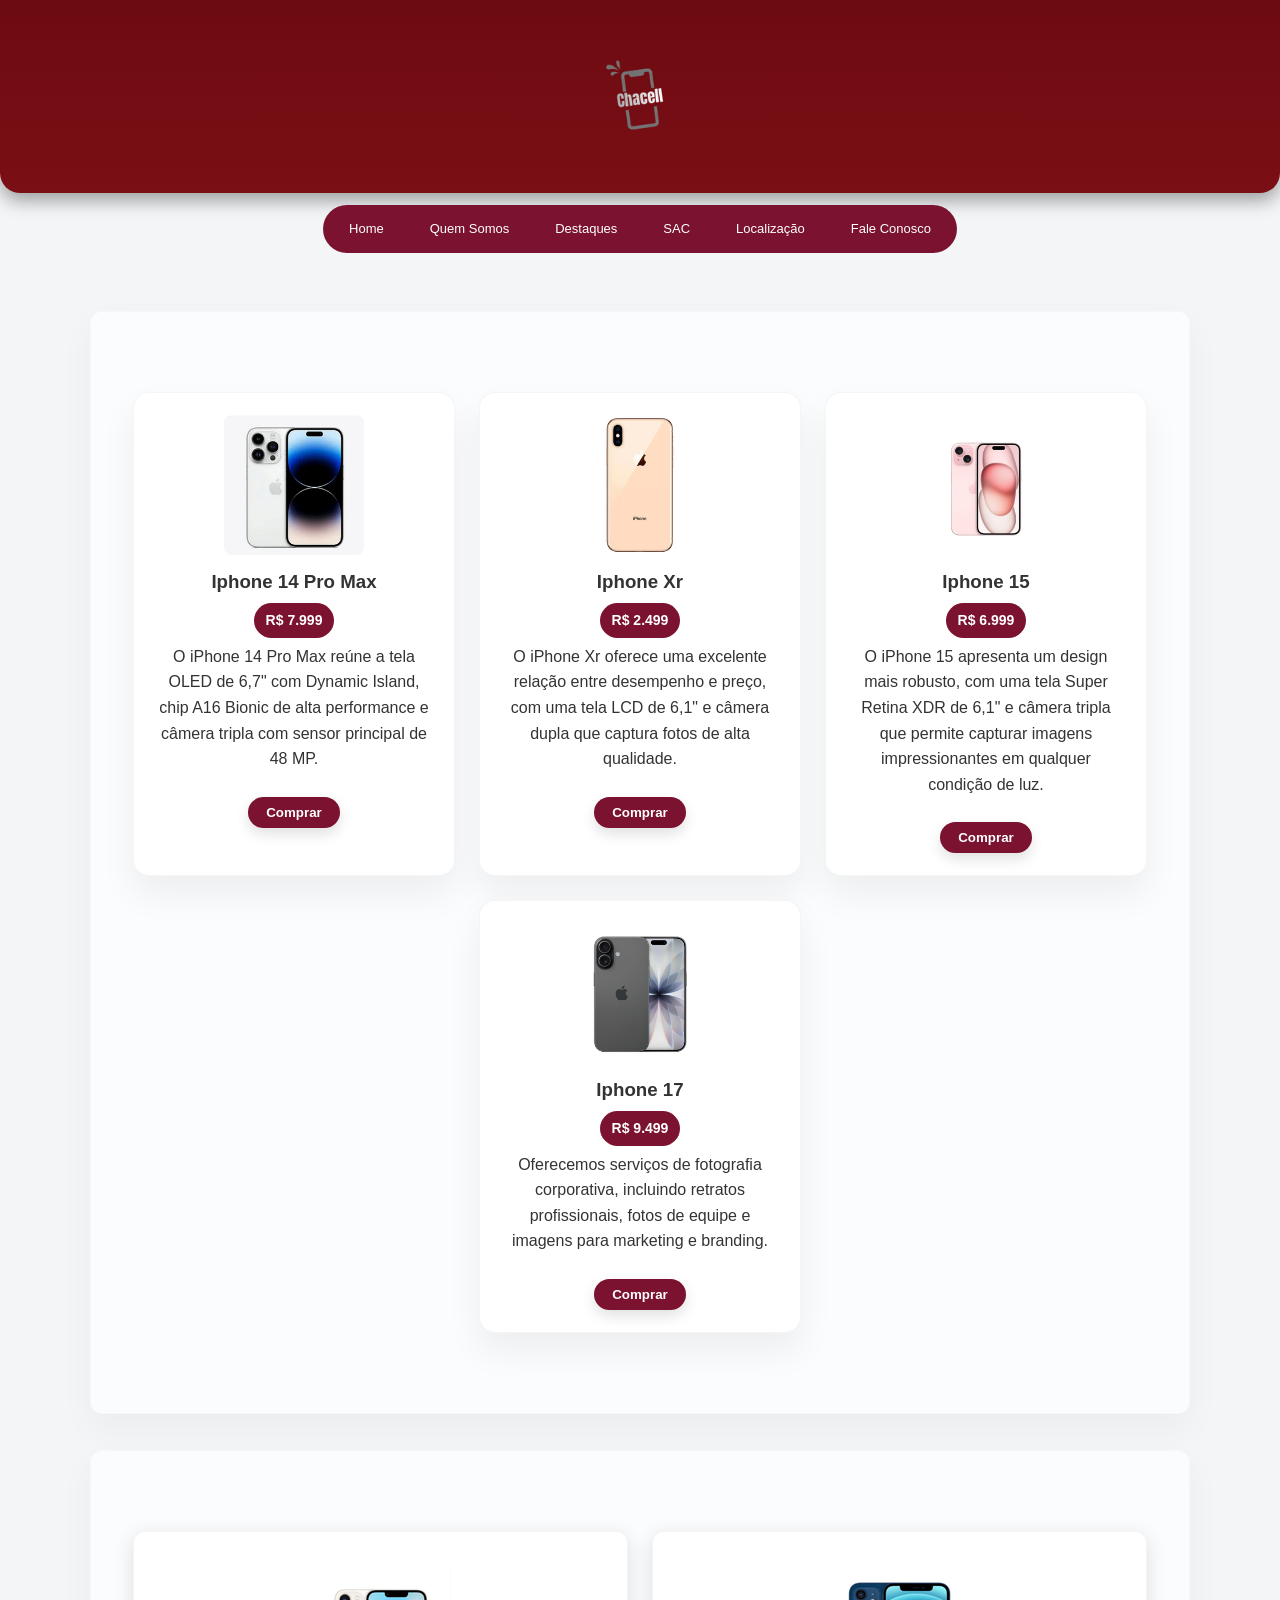
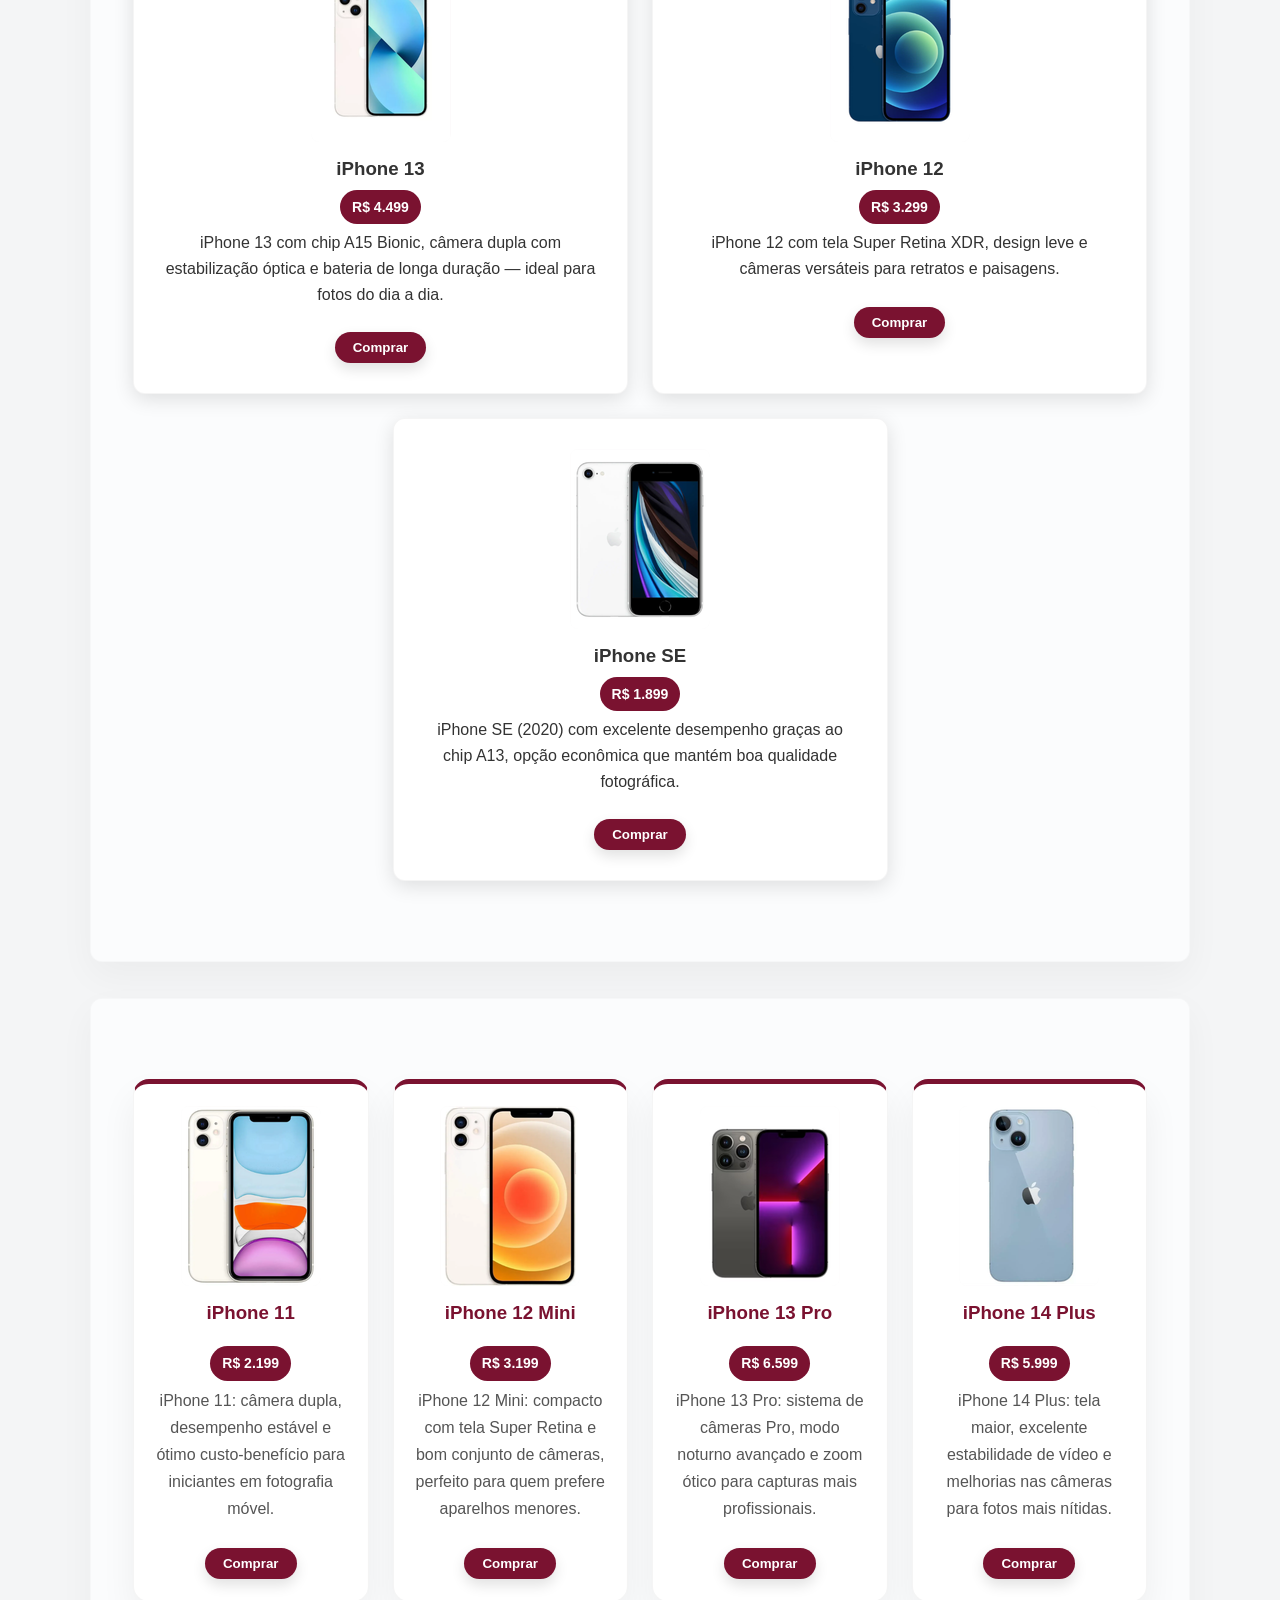
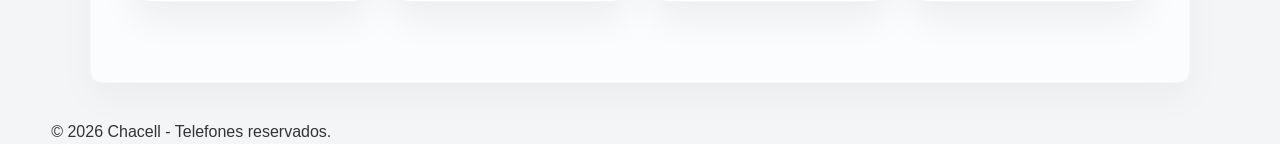
<file: index.html>
<!DOCTYPE html>
<html lang="pt-BR">
<head>
    <meta charset="UTF-8">
    <meta name="viewport" content="width=device-width, initial-scale=1.0">
    <title>E-comerce de Telefones</title>
    <link rel="stylesheet" href="css/style.css">
</head>
<body>
    <header id="home">
        <div class="container">
            <a href="index.html"></a>
            <img src="img/logo.png">
        </div>
    </header>
    <nav>
    <div class="container">
        <ul>
            <li><a href="index.html">Home</a></li>
            <li><a href="quem-somos.html">Quem Somos</a></li>
            <li><a href="destaques.html">Destaques</a></li>
            <li><a href="sac.html">SAC</a></li>
            <li><a href="localizacao.html">Localização</a></li>
            <li><a href="fale-conosco.html">Fale Conosco</a></li>
        </ul>
    </div>
</nav>
    <section class="container" id="portfolio">
    <div class="colunas3">
            <article class="card-texto">
                <img src="img/img-1.png">
                <h3>Iphone 14 Pro Max</h3>
                <div class="price">R$ 7.999</div>
                <p>O iPhone 14 Pro Max reúne a tela OLED de 6,7" com Dynamic Island, chip A16 Bionic de alta performance e câmera tripla com sensor principal de 48 MP.</p>
            <div class="btn">
                <button class="buy-btn" data-name="Iphone 14 Pro Max">Comprar</button>
            </div>
            </article>
            <article class="card-texto">
                <img src="img/img-2.png">
                <h3>Iphone Xr</h3>
                <div class="price">R$ 2.499</div>
                <p>O iPhone Xr oferece uma excelente relação entre desempenho e preço, com uma tela LCD de 6,1" e câmera dupla que captura fotos de alta qualidade.</p>
            <div class="btn">
                <button class="buy-btn" data-name="Iphone Xr">Comprar</button>
            </div>

            </article>
            <article class="card-texto">
                <img src="img/img-3.png">
                <h3>Iphone 15</h3>
                <div class="price">R$ 6.999</div>
                <p>O iPhone 15 apresenta um design mais robusto, com uma tela Super Retina XDR de 6,1" e câmera tripla que permite capturar imagens impressionantes em qualquer condição de luz.</p>
                <div class="btn">
                    <button class="buy-btn" data-name="Iphone 15">Comprar</button>
                </div>
            </article>
            <article class="card-texto">
                <img src="img/img-4.png">
                <h3>Iphone 17</h3>
                <div class="price">R$ 9.499</div>
                <p>Oferecemos serviços de fotografia corporativa, incluindo retratos profissionais, fotos de equipe e imagens para marketing e branding.</p>
                <div class="btn">
                    <button class="buy-btn" data-name="Iphone 17">Comprar</button>
                </div>
        </div>
    </section>
   <section class="container" id="sobre">
    <div class="colunas2">

        <article class="card-texto informacoes">
            <img src="img/img-5.png" alt="iPhone 13">
                <h3>iPhone 13</h3>
                <div class="price">R$ 4.499</div>
                <p>iPhone 13 com chip A15 Bionic, câmera dupla com estabilização óptica e bateria de longa duração — ideal para fotos do dia a dia.</p>
                <div class="btn">
                    <button class="buy-btn" data-name="iPhone 13">Comprar</button>
                </div>
        </article>

        <aside class="card-texto informacoes">
            <img src="img/img-6.png" alt="iPhone 12">
                <h3>iPhone 12</h3>
                <div class="price">R$ 3.299</div>
                <p>iPhone 12 com tela Super Retina XDR, design leve e câmeras versáteis para retratos e paisagens.</p>
                <div class="btn">
                    <button class="buy-btn" data-name="iPhone 12">Comprar</button>
                </div>
        </aside>

        <aside class="card-texto informacoes">
            <img src="img/img-7.png" alt="iPhone SE">
                <h3>iPhone SE</h3>
                <div class="price">R$ 1.899</div>
                <p>iPhone SE (2020) com excelente desempenho graças ao chip A13, opção econômica que mantém boa qualidade fotográfica.</p>
                <div class="btn">
                    <button class="buy-btn" data-name="iPhone SE">Comprar</button>
                </div>
        </aside>

    </div>
</section>
<!-- TERCEIRA SEÇÃO (4 COLUNAS) -->

<section class="container">

    <div class="colunas4">

        <article class="card-texto">
           <img src="img/img-8.png" alt="iPhone 11">
            <h3>iPhone 11</h3>
            <div class="price">R$ 2.199</div>
            <p>iPhone 11: câmera dupla, desempenho estável e ótimo custo-benefício para iniciantes em fotografia móvel.</p>
                <div class="btn">
                    <button class="buy-btn" data-name="iPhone 11">Comprar</button>
                </div>
        </article>

        <article class="card-texto">
           <img src="img/img-9.png" alt="iPhone 12 Mini">
            <h3>iPhone 12 Mini</h3>
            <div class="price">R$ 3.199</div>
            <p>iPhone 12 Mini: compacto com tela Super Retina e bom conjunto de câmeras, perfeito para quem prefere aparelhos menores.</p>
                <div class="btn">
                    <button class="buy-btn" data-name="iPhone 12 Mini">Comprar</button>
                </div>
        </article>

        <article class="card-texto">
            <img src="img/img-10.png" alt="iPhone 13 Pro">
                <h3>iPhone 13 Pro</h3>
                <div class="price">R$ 6.599</div>
                <p>iPhone 13 Pro: sistema de câmeras Pro, modo noturno avançado e zoom ótico para capturas mais profissionais.</p>
                <div class="btn">
                    <button class="buy-btn" data-name="iPhone 13 Pro">Comprar</button>
                </div>
        </article>

        <article class="card-texto">
            <img src="img/img-11.png" alt="iPhone 14 Plus">
                <h3>iPhone 14 Plus</h3>
                <div class="price">R$ 5.999</div>
                <p>iPhone 14 Plus: tela maior, excelente estabilidade de vídeo e melhorias nas câmeras para fotos mais nítidas.</p>
                <div class="btn">
                    <button class="buy-btn" data-name="iPhone 14 Plus">Comprar</button>
                </div>
        </article>

    </div>

</section>
    <footer id="contato">

    <div class="container footer-grid">
        
    <div class="footer-bottom">
        <p>
            © 2026 Chacell - Telefones reservados.
        </p>
    </div>

</footer>
    <script src="js/script.js"></script>
</body>
</html>
</file>
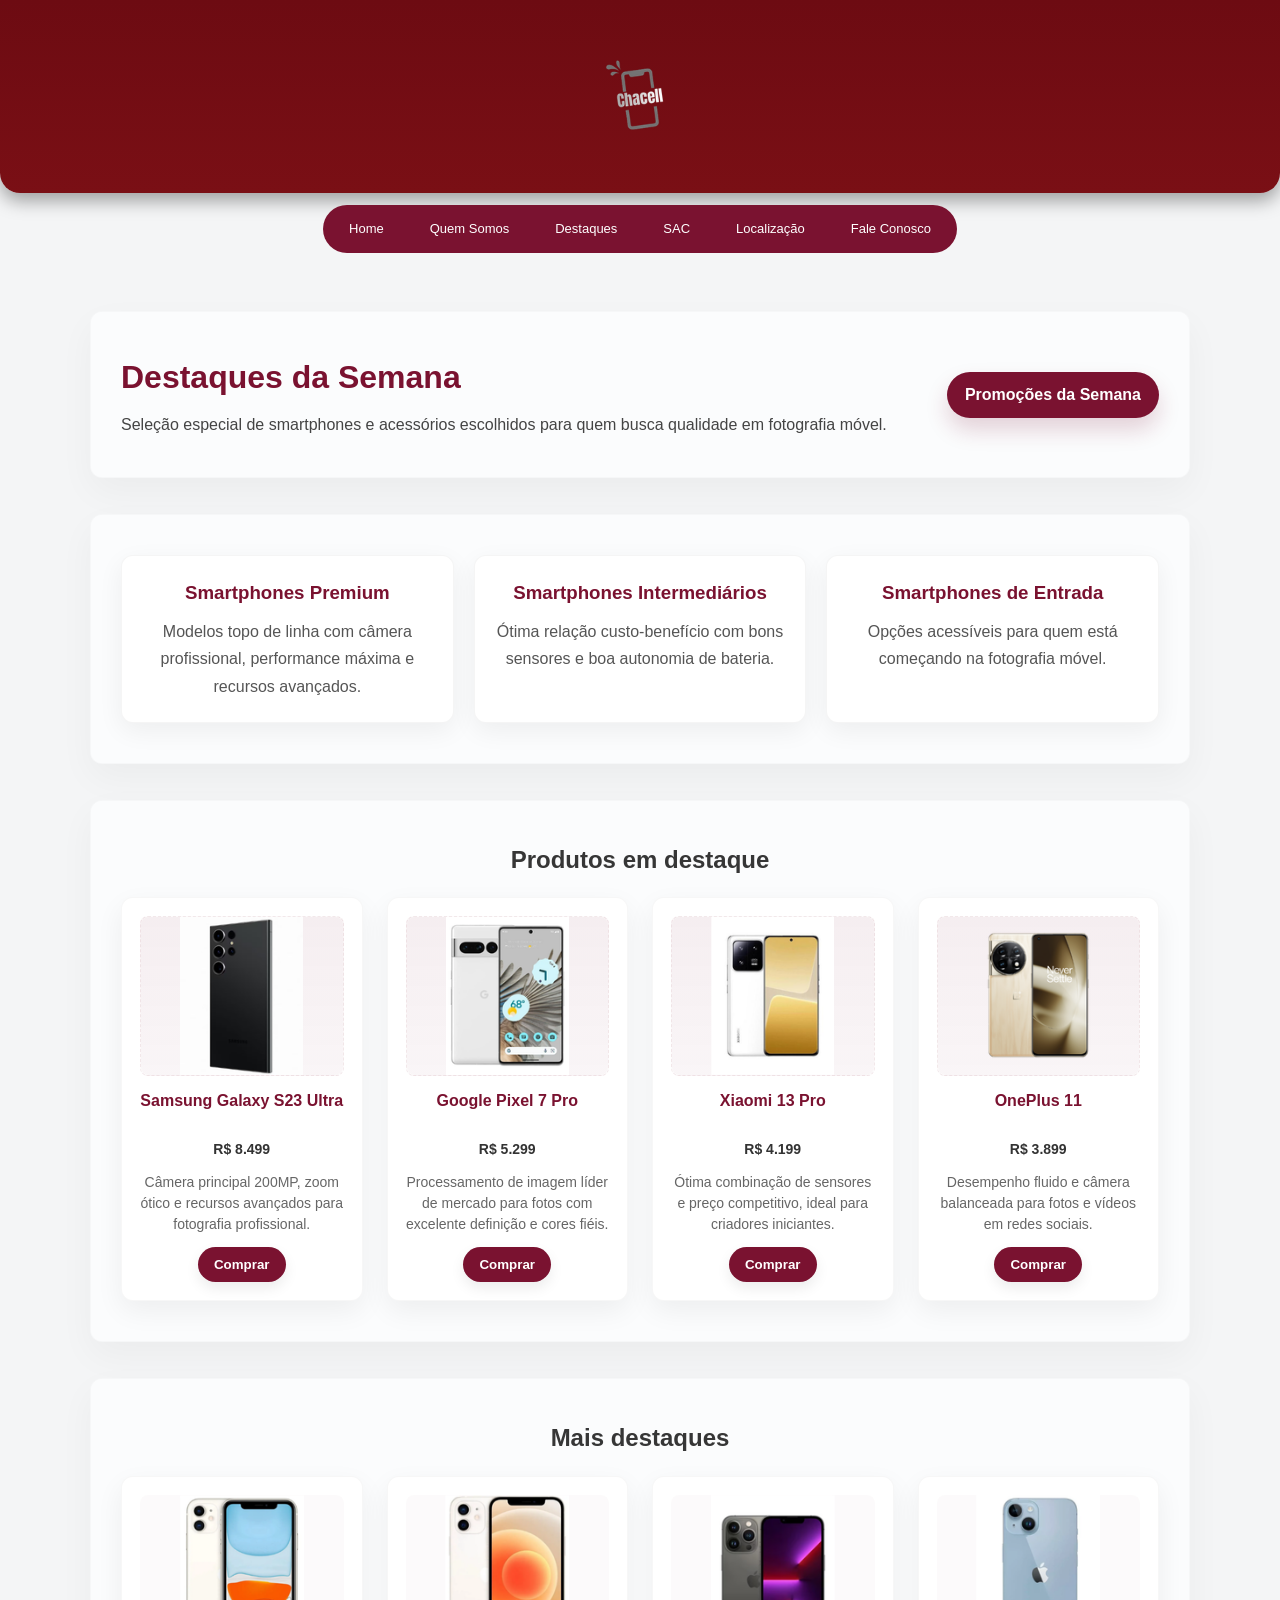
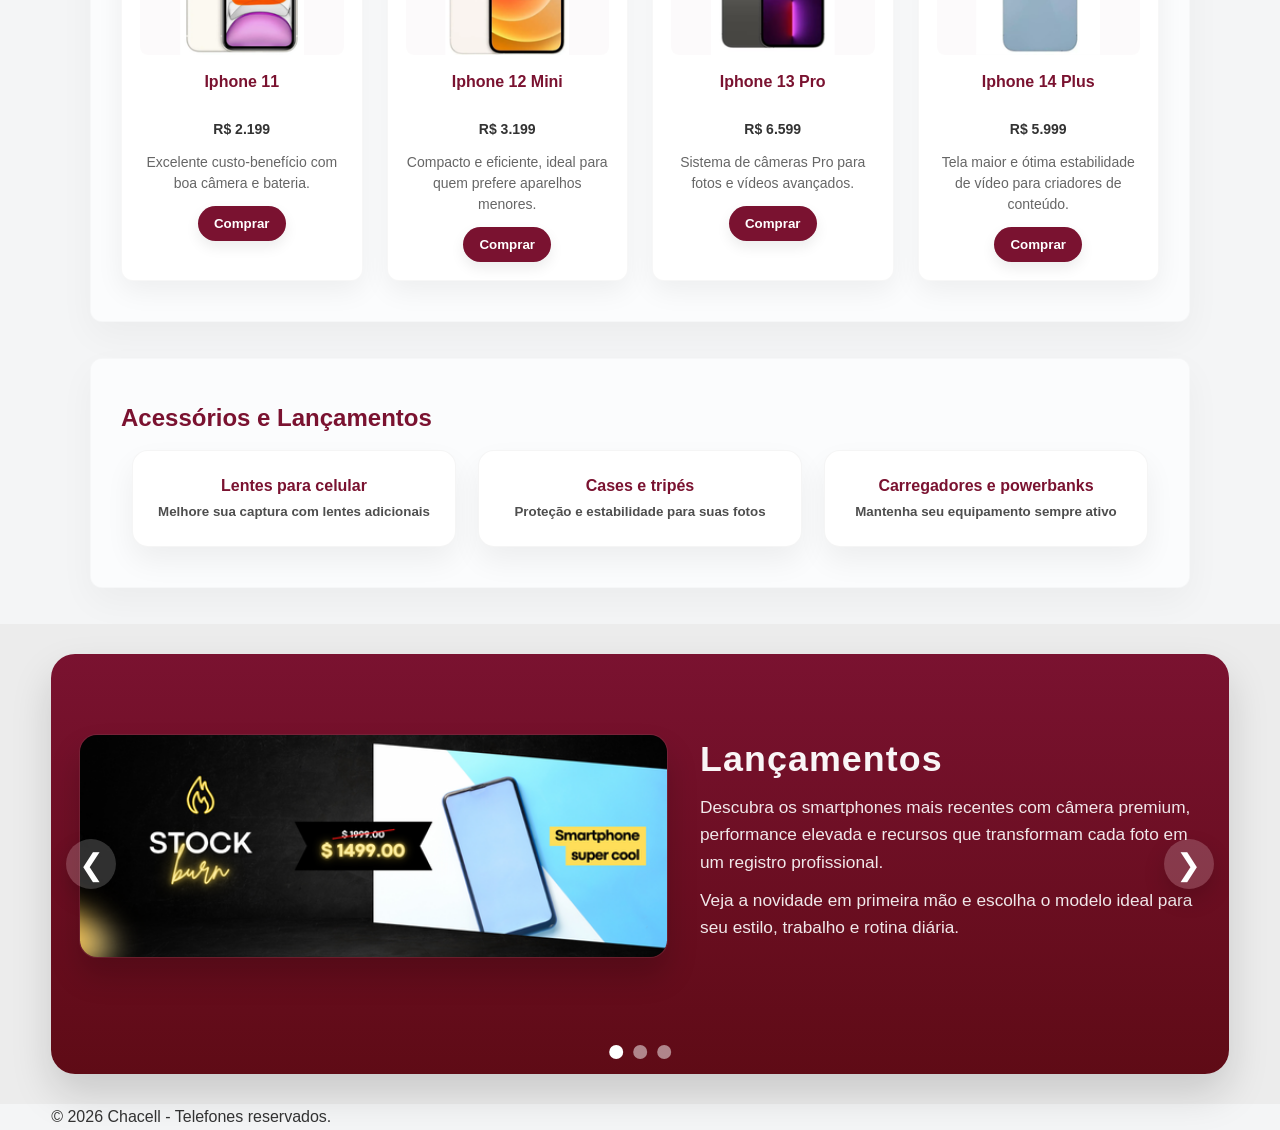
<file: destaques.html>
<!DOCTYPE html>
<html lang="pt-BR">
<head>
    <meta charset="UTF-8">
    <meta name="viewport" content="width=device-width, initial-scale=1.0">
    <title>Destaques - Chacell</title>
    <link rel="stylesheet" href="css/style.css">
</head>
<body>
    <header id="home">
        <div class="container">
            <a href="index.html"></a>
            <img src="img/logo.png" alt="Chacell">
        </div>
    </header>
    <nav>
    <div class="container">
        <ul>
            <li><a href="index.html">Home</a></li>
            <li><a href="quem-somos.html">Quem Somos</a></li>
            <li><a href="destaques.html">Destaques</a></li>
            <li><a href="sac.html">SAC</a></li>
            <li><a href="localizacao.html">Localização</a></li>
            <li><a href="fale-conosco.html">Fale Conosco</a></li>
        </ul>
    </div>
</nav>

<section class="container destaque-hero">
    <div class="hero-row">
        <div class="hero-left">
            <h1>Destaques da Semana</h1>
            <p>Seleção especial de smartphones e acessórios escolhidos para quem busca qualidade em fotografia móvel.</p>
        </div>
        <div class="hero-right">
            <div class="promo-pill">Promoções da Semana</div>
        </div>
    </div>
</section>

<section class="container destaque-topcards">
    <div class="topcards-row">
        <article class="feature-card">
            <h3>Smartphones Premium</h3>
            <p>Modelos topo de linha com câmera profissional, performance máxima e recursos avançados.</p>
        </article>
        <article class="feature-card">
            <h3>Smartphones Intermediários</h3>
            <p>Ótima relação custo-benefício com bons sensores e boa autonomia de bateria.</p>
        </article>
        <article class="feature-card">
            <h3>Smartphones de Entrada</h3>
            <p>Opções acessíveis para quem está começando na fotografia móvel.</p>
        </article>
    </div>
</section>

<section class="container destaque-grid" id="promocoes">
    <h2 class="section-title">Produtos em destaque</h2>
    <div class="products-row">
        <article class="product-card">
            <div class="image-slot"><img src="img/img-12.png" alt="Samsung Galaxy S23 Ultra"></div>
            <h4>Samsung Galaxy S23 Ultra</h4>
            <div class="price">R$ 8.499</div>
            <p>Câmera principal 200MP, zoom ótico e recursos avançados para fotografia profissional.</p>
            <div class="btn"><button class="buy-btn" data-name="Samsung Galaxy S23 Ultra">Comprar</button></div>
        </article>
        <article class="product-card">
            <div class="image-slot"><img src="img/img-13.png" alt="Google Pixel 7 Pro"></div>
            <h4>Google Pixel 7 Pro</h4>
            <div class="price">R$ 5.299</div>
            <p>Processamento de imagem líder de mercado para fotos com excelente definição e cores fiéis.</p>
            <div class="btn"><button class="buy-btn" data-name="Google Pixel 7 Pro">Comprar</button></div>
        </article>
        <article class="product-card">
            <div class="image-slot"><img src="img/img-14.png" alt="Xiaomi 13 Pro"></div>
            <h4>Xiaomi 13 Pro</h4>
            <div class="price">R$ 4.199</div>
            <p>Ótima combinação de sensores e preço competitivo, ideal para criadores iniciantes.</p>
            <div class="btn"><button class="buy-btn" data-name="Xiaomi 13 Pro">Comprar</button></div>
        </article>
        <article class="product-card">
            <div class="image-slot"><img src="img/img-15.png" alt="OnePlus 11"></div>
            <h4>OnePlus 11</h4>
            <div class="price">R$ 3.899</div>
            <p>Desempenho fluido e câmera balanceada para fotos e vídeos em redes sociais.</p>
            <div class="btn"><button class="buy-btn" data-name="OnePlus 11">Comprar</button></div>
        </article>
    </div>
</section>

<section class="container destaque-grid small-cards">
    <h2 class="section-title">Mais destaques</h2>
    <div class="products-row">
        <article class="product-card">
            <img src="img/img-8.png" alt="Iphone 11">
            <h4>Iphone 11</h4>
            <div class="price">R$ 2.199</div>
            <p>Excelente custo-benefício com boa câmera e bateria.</p>
            <div class="btn"><button class="buy-btn" data-name="Iphone 11">Comprar</button></div>
        </article>
        <article class="product-card">
            <img src="img/img-9.png" alt="Iphone 12 Mini">
            <h4>Iphone 12 Mini</h4>
            <div class="price">R$ 3.199</div>
            <p>Compacto e eficiente, ideal para quem prefere aparelhos menores.</p>
            <div class="btn"><button class="buy-btn" data-name="Iphone 12 Mini">Comprar</button></div>
        </article>
        <article class="product-card">
            <img src="img/img-10.png" alt="Iphone 13 Pro">
            <h4>Iphone 13 Pro</h4>
            <div class="price">R$ 6.599</div>
            <p>Sistema de câmeras Pro para fotos e vídeos avançados.</p>
            <div class="btn"><button class="buy-btn" data-name="Iphone 13 Pro">Comprar</button></div>
        </article>
        <article class="product-card">
            <img src="img/img-11.png" alt="Iphone 14 Plus">
            <h4>Iphone 14 Plus</h4>
            <div class="price">R$ 5.999</div>
            <p>Tela maior e ótima estabilidade de vídeo para criadores de conteúdo.</p>
            <div class="btn"><button class="buy-btn" data-name="Iphone 14 Plus">Comprar</button></div>
        </article>
    </div>
</section>

<section class="container destaque-accessories">
    <h2 class="section-title">Acessórios e Lançamentos</h2>
    <div class="access-row">
        <div class="access-card">Lentes para celular<br><small>Melhore sua captura com lentes adicionais</small></div>
        <div class="access-card">Cases e tripés<br><small>Proteção e estabilidade para suas fotos</small></div>
        <div class="access-card">Carregadores e powerbanks<br><small>Mantenha seu equipamento sempre ativo</small></div>
    </div>
</section>

<section class="slider">
    <div class="container">
        <div class="carousel">
            <div class="slides">
                <div class="slide active">
                    <div class="slide-content banner-slide">
                        <img class="banner-image" src="img/ban-1.png" alt="Lançamentos">
                        <div class="banner-text">
                            <h2>Lançamentos</h2>
                            <p>Descubra os smartphones mais recentes com câmera premium, performance elevada e recursos que transformam cada foto em um registro profissional.</p>
                            <p>Veja a novidade em primeira mão e escolha o modelo ideal para seu estilo, trabalho e rotina diária.</p>
                        </div>
                    </div>
                </div>
                <div class="slide">
                    <div class="slide-content banner-slide">
                        <img class="banner-image" src="img/ban-2.png" alt="Promoções Especiais">
                        <div class="banner-text">
                            <h2>Promoções Especiais</h2>
                            <p>Confira ofertas exclusivas em celulares, acessórios e itens para fotografia móvel com preços especiais por tempo limitado.</p>
                            <p>Economize com modelos top de linha e entregue mais qualidade para suas fotos, vídeos e momentos do dia a dia.</p>
                        </div>
                    </div>
                </div>
                <div class="slide">
                    <div class="slide-content banner-slide">
                        <img class="banner-image" src="img/ban-3.png" alt="Compre e Retire">
                        <div class="banner-text">
                            <h2>Compre e Retire</h2>
                            <p>Compre pela internet com total praticidade e retire em nossa loja com atendimento personalizado e agilidade na entrega do seu produto.</p>
                            <p>Seu aparelho chega rápido, com garantia, suporte e uma experiência de compra mais simples e segura.</p>
                        </div>
                    </div>
                </div>
            </div>

            <button class="prev">&#10094;</button>
            <button class="next">&#10095;</button>
            <div class="dots">
                <span class="dot active"></span>
                <span class="dot"></span>
                <span class="dot"></span>
            </div>
        </div>
    </div>
</section>

<footer id="contato">
    <div class="container footer-grid">
        <div class="footer-bottom">
            <p>© 2026 Chacell - Telefones reservados.</p>
        </div>
    </div>
</footer>

<script src="js/script.js"></script>
</body>
</html>
</file>
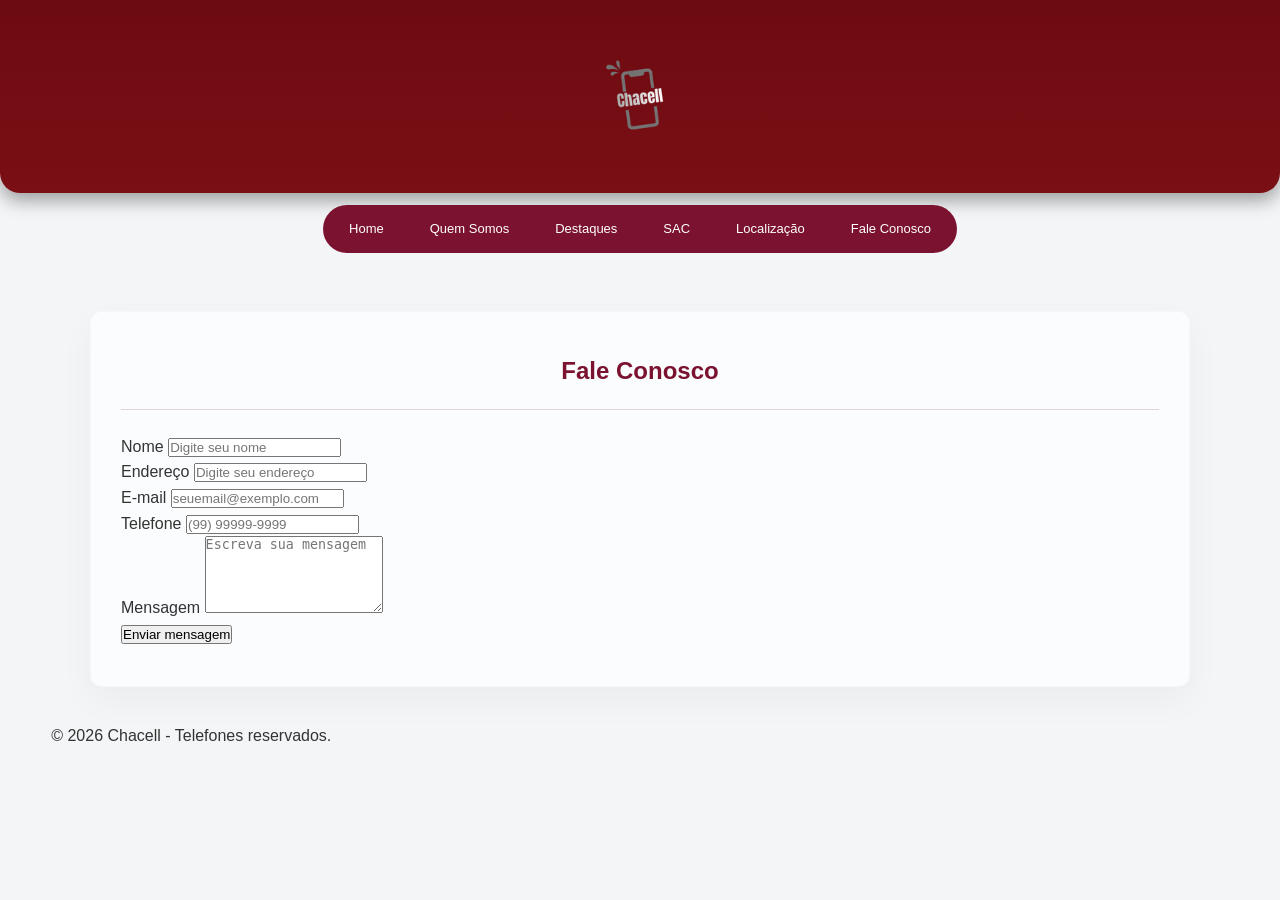
<file: fale-conosco.html>
<!DOCTYPE html>
<html lang="pt-BR">
<head>
    <meta charset="UTF-8">
    <meta name="viewport" content="width=device-width, initial-scale=1.0">
    <title>Fale Conosco - Chacell</title>
    <link rel="stylesheet" href="css/style.css">
</head>
<body>
    <header id="home">
        <div class="container">
            <a href="index.html"><img src="img/logo.png" alt="Chacell"></a>
        </div>
    </header>

    <nav>
        <div class="container">
            <ul>
                <li><a href="index.html">Home</a></li>
                <li><a href="quem-somos.html">Quem Somos</a></li>
                <li><a href="destaques.html">Destaques</a></li>
                <li><a href="sac.html">SAC</a></li>
                <li><a href="localizacao.html">Localização</a></li>
                <li><a href="fale-conosco.html">Fale Conosco</a></li>
            </ul>
        </div>
    </nav>

    <section class="container fale-conosco-page">
        <div class="fale-intro">
            <h1>Fale Conosco</h1>
        </div>

        <div class="fale-divider"></div>

        <div class="fale-content">
            <form id="formContato" class="form-contato" novalidate>
                <div class="campo">
                    <label for="nomeContato">Nome</label>
                    <input type="text" id="nomeContato" name="nomeContato" placeholder="Digite seu nome" required>
                </div>

                <div class="campo">
                    <label for="enderecoContato">Endereço</label>
                    <input type="text" id="enderecoContato" name="enderecoContato" placeholder="Digite seu endereço" required>
                </div>

                <div class="campo">
                    <label for="emailContato">E-mail</label>
                    <input type="email" id="emailContato" name="emailContato" placeholder="seuemail@exemplo.com" required>
                </div>

                <div class="campo">
                    <label for="telefoneContato">Telefone</label>
                    <input type="tel" id="telefoneContato" name="telefoneContato" placeholder="(99) 99999-9999" required>
                </div>

                <div class="campo">
                    <label for="mensagemContato">Mensagem</label>
                    <textarea id="mensagemContato" name="mensagemContato" rows="5" placeholder="Escreva sua mensagem" required></textarea>
                </div>

                <button type="submit" class="btn-enviar">Enviar mensagem</button>
            </form>
        </div>
    </section>

    <footer id="contato">
        <div class="container footer-grid">
            <div class="footer-bottom">
                <p>© 2026 Chacell - Telefones reservados.</p>
            </div>
        </div>
    </footer>

    <script src="js/script.js"></script>
</body>
</html>
</file>
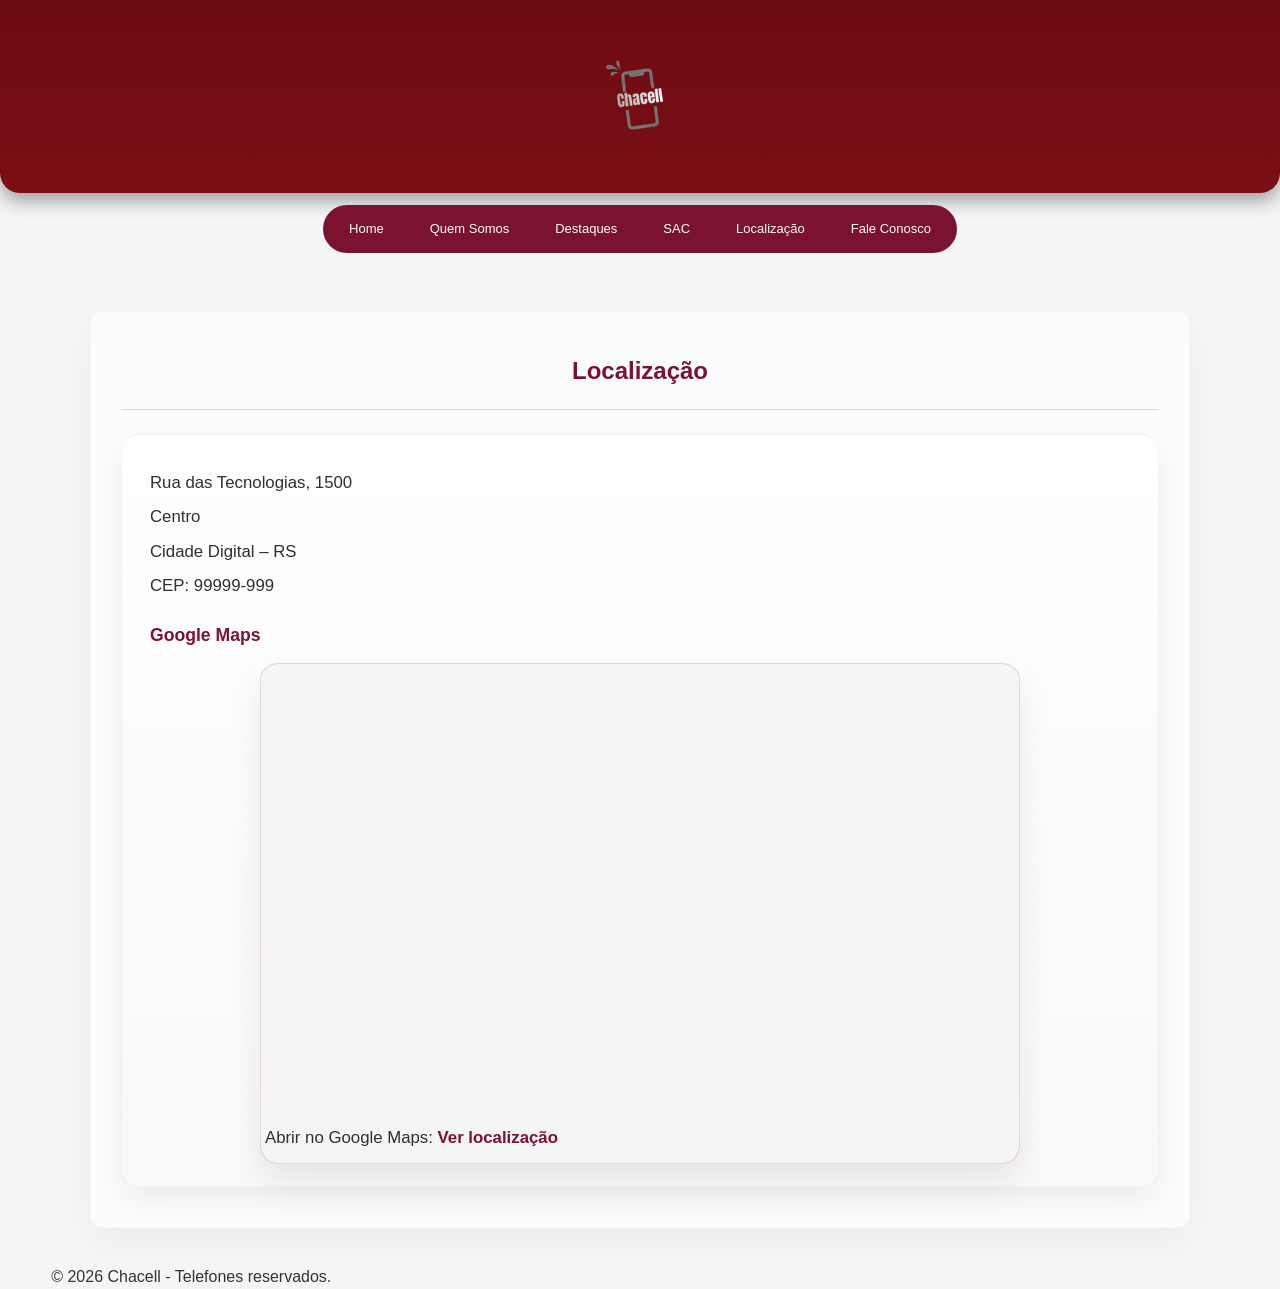
<file: localizacao.html>
<!DOCTYPE html>
<html lang="pt-BR">
<head>
    <meta charset="UTF-8">
    <meta name="viewport" content="width=device-width, initial-scale=1.0">
    <title>Localização - Chacell</title>
    <link rel="stylesheet" href="css/style.css">
</head>
<body>
    <header id="home">
        <div class="container">
            <a href="index.html"><img src="img/logo.png" alt="Chacell"></a>
        </div>
    </header>

    <nav>
        <div class="container">
            <ul>
                <li><a href="index.html">Home</a></li>
                <li><a href="quem-somos.html">Quem Somos</a></li>
                <li><a href="destaques.html">Destaques</a></li>
                <li><a href="sac.html">SAC</a></li>
                <li><a href="localizacao.html">Localização</a></li>
                <li><a href="fale-conosco.html">Fale Conosco</a></li>
            </ul>
        </div>
    </nav>

    <section class="container localizacao-page">
        <div class="localizacao-intro">
            <h1>Localização</h1>
        
        </div>

        <div class="localizacao-divider"></div>

        <div class="localizacao-content">

            <p class="localizacao-exemplo"></p>
            <p>Rua das Tecnologias, 1500</p>
            <p>Centro</p>
            <p>Cidade Digital – RS</p>
            <p>CEP: 99999-999</p>

            <h3>Google Maps</h3>
            <div class="mapa-embed" aria-label="Mapa do Google Maps">
                <iframe
                    title="Mapa - Chacell"
                    src="https://maps.google.com/maps?q=Rua%20das%20Tecnologias%201500%20Centro%20Cidade%20Digital%20RS&hl=pt-BR&z=15&output=embed"
                    allowfullscreen
                    loading="lazy"
                ></iframe>
                <p class="map-link">Abrir no Google Maps: <a href="https://maps.app.goo.gl/GzVso8kvuNHNq2Gg6" target="_blank" rel="noopener">Ver localização</a></p>
            </div>
        </div>
    </section>

    <footer id="contato">
        <div class="container footer-grid">
            <div class="footer-bottom">
                <p>© 2026 Chacell - Telefones reservados.</p>
            </div>
        </div>
    </footer>
</body>
</html>
</file>
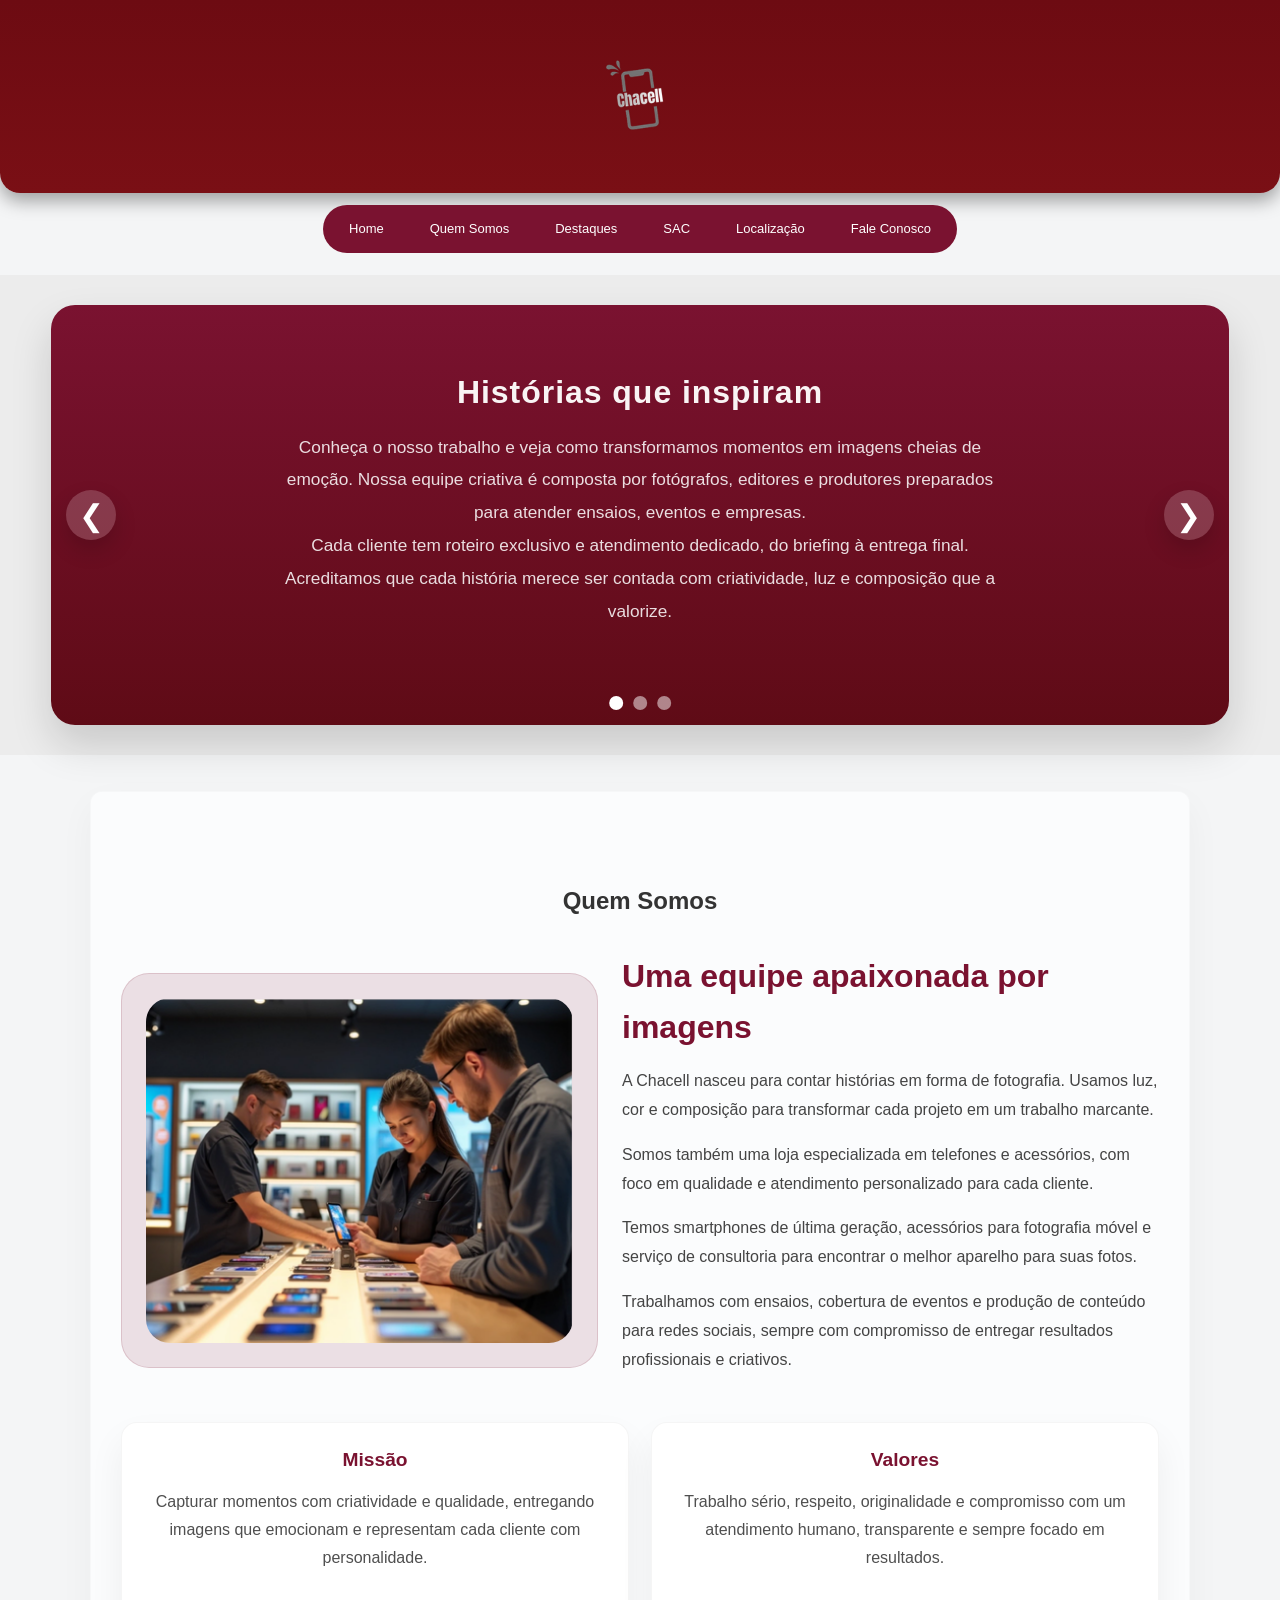
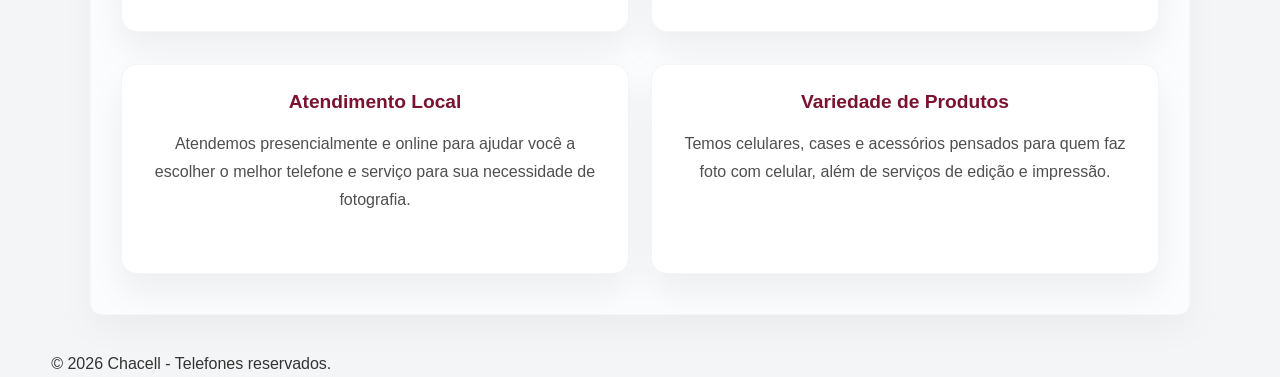
<file: quem-somos.html>
<!DOCTYPE html>
<html lang="pt-BR">
<head>
    <meta charset="UTF-8">
    <meta name="viewport" content="width=device-width, initial-scale=1.0">
    <title>Site Fotográfico</title>
    <link rel="stylesheet" href="css/style.css">
</head>
<body>
    <header id="home">
        <div class="container">
            <a href="index.html"></a>
            <img src="img/logo.png">
        </div>
    </header>
    <nav>
    <div class="container">
        <ul>
            <li><a href="index.html">Home</a></li>
            <li><a href="quem-somos.html">Quem Somos</a></li>
            <li><a href="destaques.html">Destaques</a></li>
            <li><a href="sac.html">SAC</a></li>
            <li><a href="localizacao.html">Localização</a></li>
            <li><a href="fale-conosco.html">Fale Conosco</a></li>
        </ul>
    </div>
</nav>

<section class="slider">
    <div class="container">
        <div class="carousel">
            <div class="slides">
                <div class="slide active">
                    <div class="slide-content">
                        <h2>Histórias que inspiram</h2>
                        <p>Conheça o nosso trabalho e veja como transformamos momentos em imagens cheias de emoção. Nossa equipe criativa é composta por fotógrafos, editores e produtores preparados para atender ensaios, eventos e empresas.</p>
                        <p>Cada cliente tem roteiro exclusivo e atendimento dedicado, do briefing à entrega final. Acreditamos que cada história merece ser contada com criatividade, luz e composição que a valorize.</p>
                    </div>
                </div>
                <div class="slide">
                    <div class="slide-content">
                        <h2>Qualidade e Resultados Profissionais</h2>
                        <p>Imagens com qualidade profissional para portfólios, campanhas e memórias especiais. Utilizamos os melhores equipamentos e smartphones para garantir fotos com definição cristalina e cores vibrantes em qualquer situação.</p>
                        <p>Cada imagem passa por tratamento especializado, com ajustes de cor, contraste e efeitos que valorizam seu projeto. Nosso compromisso é entregar resultados que superem expectativas e tragam impacto visual ao seu trabalho.</p>
                    </div>
                </div>
                <div class="slide">
                    <div class="slide-content">
                        <h2>Portfólio Diversificado e Consultoria</h2>
                        <p>Casamentos, eventos corporativos, ensaios pessoais, campanhas publicitárias — estamos preparados para contar sua história. Do planejamento inicial até a entrega final, nossa equipe orienta você em cada etapa do processo criativo.</p>
                        <p>Somos também uma loja especializada em telefones e acessórios para fotografia móvel. Nossa assessoria completa ajuda você a encontrar o melhor aparelho e os melhores acessórios para suas necessidades fotográficas.</p>
                    </div>
                </div>
            </div>

            <button class="prev">&#10094;</button>
            <button class="next">&#10095;</button>
            <div class="dots">
                <span class="dot active"></span>
                <span class="dot"></span>
                <span class="dot"></span>
            </div>
        </div>
    </div>
</section>

<section class="container quem-somos-intro">
    <h1 class="titulo">Quem Somos</h1>
    <div class="hero-card">
        <div class="hero-image">
            <img src="img/equipe.png" alt="Foto da equipe Chacell">
        </div>
        <div class="hero-text">
            <h2>Uma equipe apaixonada por imagens</h2>
            <p>A Chacell nasceu para contar histórias em forma de fotografia. Usamos luz, cor e composição para transformar cada projeto em um trabalho marcante.</p>
            <p>Somos também uma loja especializada em telefones e acessórios, com foco em qualidade e atendimento personalizado para cada cliente.</p>
            <p>Temos smartphones de última geração, acessórios para fotografia móvel e serviço de consultoria para encontrar o melhor aparelho para suas fotos.</p>
            <p>Trabalhamos com ensaios, cobertura de eventos e produção de conteúdo para redes sociais, sempre com compromisso de entregar resultados profissionais e criativos.</p>
        </div>
    </div>

    <div class="cards-dupla">
        <article class="card-texto mini-card">
            <h3>Missão</h3>
            <p>Capturar momentos com criatividade e qualidade, entregando imagens que emocionam e representam cada cliente com personalidade.</p>
        </article>
        <article class="card-texto mini-card">
            <h3>Valores</h3>
            <p>Trabalho sério, respeito, originalidade e compromisso com um atendimento humano, transparente e sempre focado em resultados.</p>
        </article>
    </div>

    <div class="cards-dupla feature-cards">
        <article class="card-texto mini-card">
            <h3>Atendimento Local</h3>
            <p>Atendemos presencialmente e online para ajudar você a escolher o melhor telefone e serviço para sua necessidade de fotografia.</p>
        </article>
        <article class="card-texto mini-card">
            <h3>Variedade de Produtos</h3>
            <p>Temos celulares, cases e acessórios pensados para quem faz foto com celular, além de serviços de edição e impressão.</p>
        </article>
    </div>
</section>

<footer id="contato">
    <div class="container footer-grid">
        <div class="footer-bottom">
            <p>© 2026 Chacell - Telefones reservados.</p>
        </div>
    </div>
</footer>
<script src="js/script.js"></script>
</body>
</html>
</file>
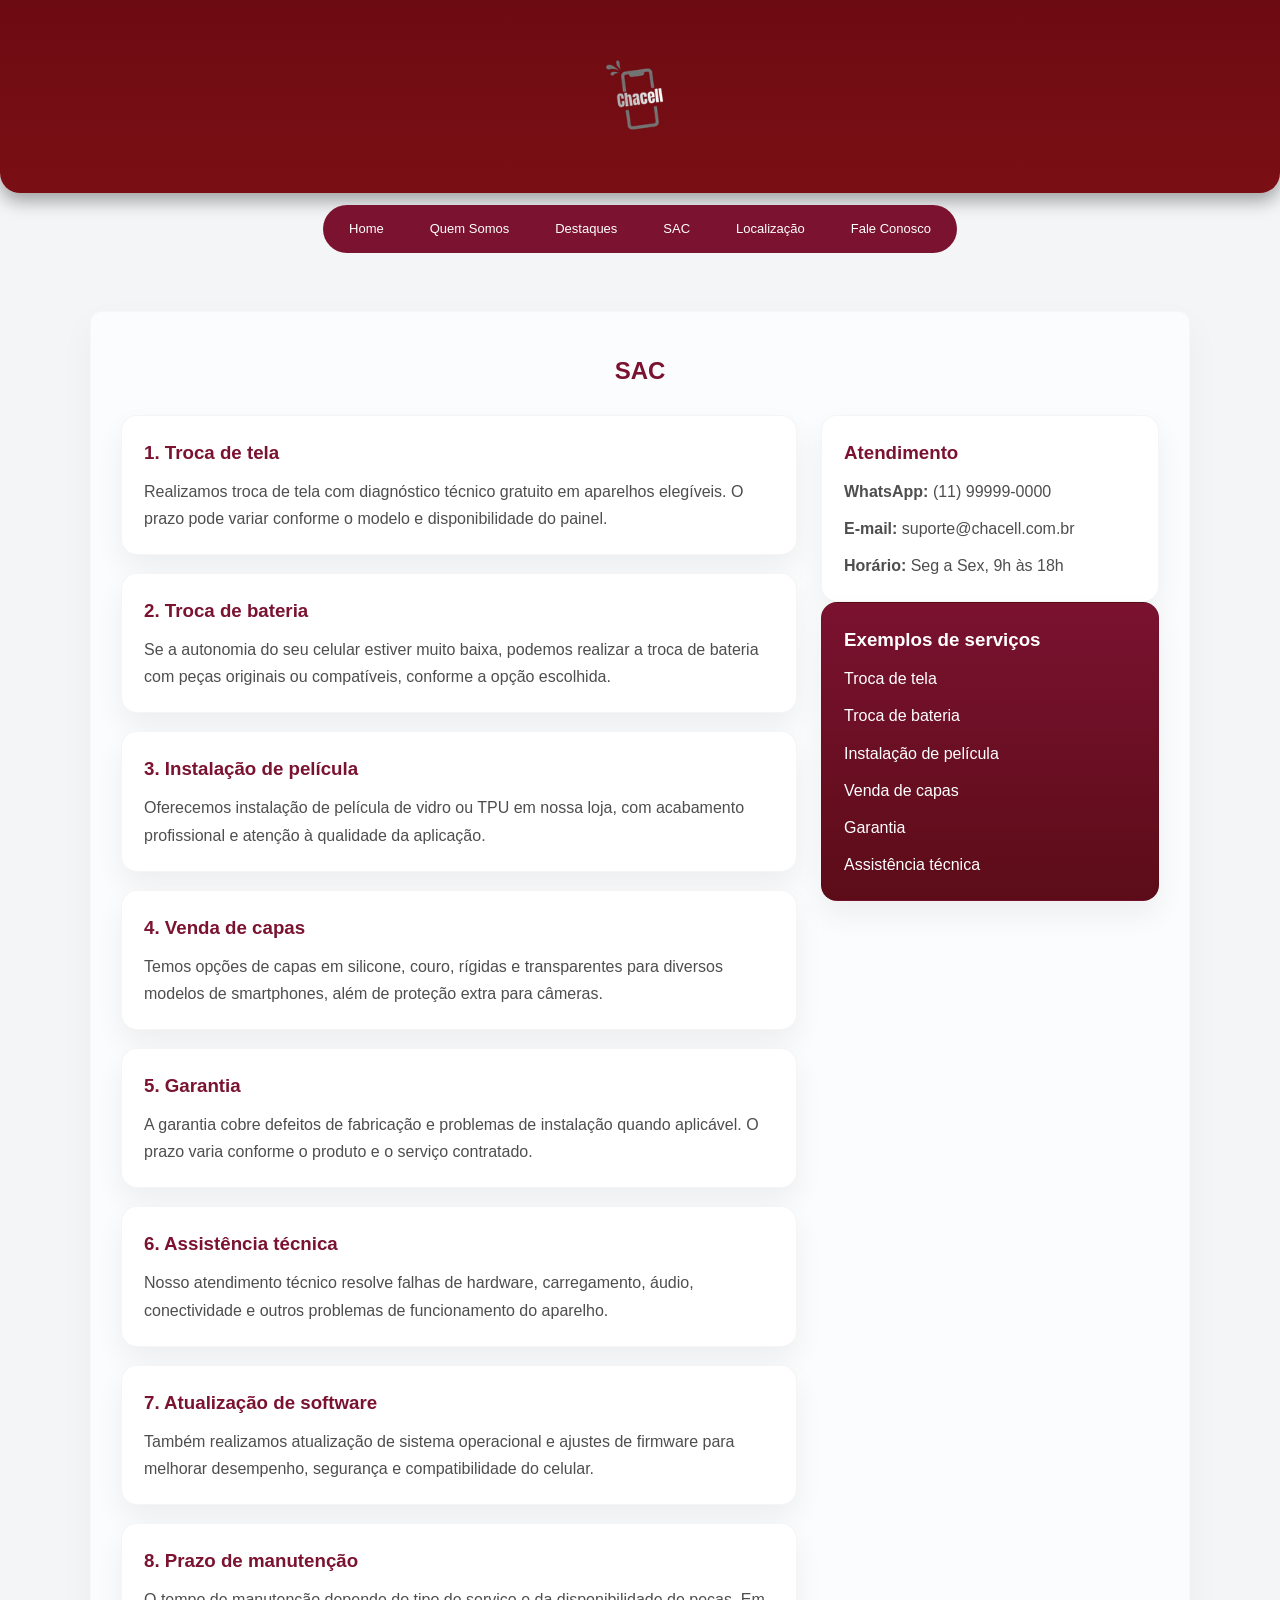
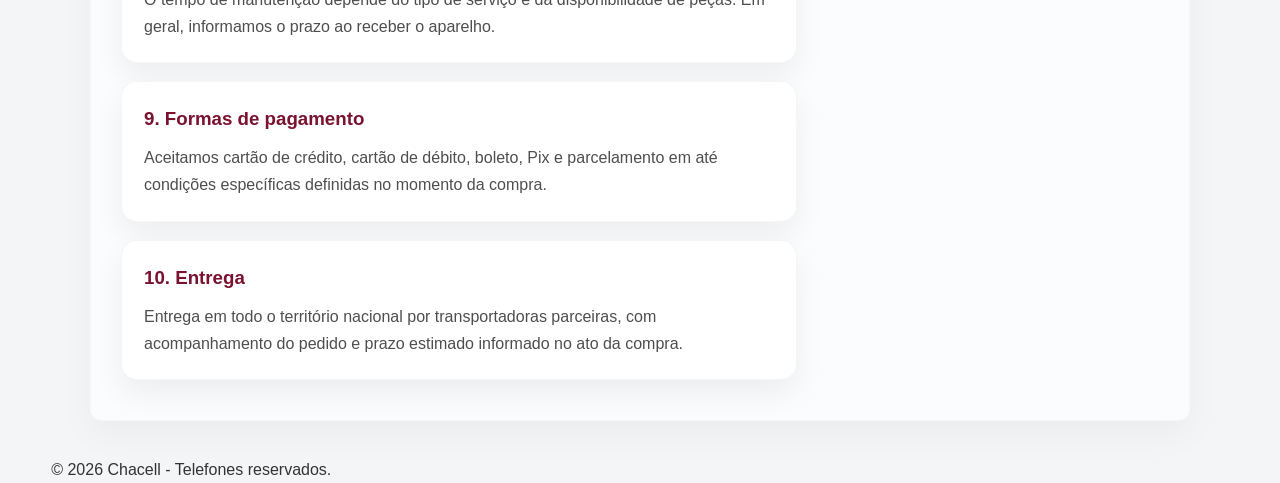
<file: sac.html>
<!DOCTYPE html>
<html lang="pt-BR">
<head>
    <meta charset="UTF-8">
    <meta name="viewport" content="width=device-width, initial-scale=1.0">
    <title>SAC - Chacell</title>
    <link rel="stylesheet" href="css/style.css">
</head>
<body>
    <header id="home">
        <div class="container">
            <a href="index.html"><img src="img/logo.png" alt="Chacell"></a>
        </div>
    </header>

    <nav>
        <div class="container">
            <ul>
                <li><a href="index.html">Home</a></li>
                <li><a href="quem-somos.html">Quem Somos</a></li>
                <li><a href="destaques.html">Destaques</a></li>
                <li><a href="sac.html">SAC</a></li>
                <li><a href="localizacao.html">Localização</a></li>
                <li><a href="fale-conosco.html">Fale Conosco</a></li>
            </ul>
        </div>
    </nav>

    <section class="container sac-page">
        <div class="sac-intro">
            <h1>SAC</h1>
        </div>

        <div class="sac-grid">
            <div class="faq-list">
                <article class="faq-item">
                    <h3>1. Troca de tela</h3>
                    <p>Realizamos troca de tela com diagnóstico técnico gratuito em aparelhos elegíveis. O prazo pode variar conforme o modelo e disponibilidade do painel.</p>
                </article>

                <article class="faq-item">
                    <h3>2. Troca de bateria</h3>
                    <p>Se a autonomia do seu celular estiver muito baixa, podemos realizar a troca de bateria com peças originais ou compatíveis, conforme a opção escolhida.</p>
                </article>

                <article class="faq-item">
                    <h3>3. Instalação de película</h3>
                    <p>Oferecemos instalação de película de vidro ou TPU em nossa loja, com acabamento profissional e atenção à qualidade da aplicação.</p>
                </article>

                <article class="faq-item">
                    <h3>4. Venda de capas</h3>
                    <p>Temos opções de capas em silicone, couro, rígidas e transparentes para diversos modelos de smartphones, além de proteção extra para câmeras.</p>
                </article>

                <article class="faq-item">
                    <h3>5. Garantia</h3>
                    <p>A garantia cobre defeitos de fabricação e problemas de instalação quando aplicável. O prazo varia conforme o produto e o serviço contratado.</p>
                </article>

                <article class="faq-item">
                    <h3>6. Assistência técnica</h3>
                    <p>Nosso atendimento técnico resolve falhas de hardware, carregamento, áudio, conectividade e outros problemas de funcionamento do aparelho.</p>
                </article>

                <article class="faq-item">
                    <h3>7. Atualização de software</h3>
                    <p>Também realizamos atualização de sistema operacional e ajustes de firmware para melhorar desempenho, segurança e compatibilidade do celular.</p>
                </article>

                <article class="faq-item">
                    <h3>8. Prazo de manutenção</h3>
                    <p>O tempo de manutenção depende do tipo de serviço e da disponibilidade de peças. Em geral, informamos o prazo ao receber o aparelho.</p>
                </article>

                <article class="faq-item">
                    <h3>9. Formas de pagamento</h3>
                    <p>Aceitamos cartão de crédito, cartão de débito, boleto, Pix e parcelamento em até condições específicas definidas no momento da compra.</p>
                </article>

                <article class="faq-item">
                    <h3>10. Entrega</h3>
                    <p>Entrega em todo o território nacional por transportadoras parceiras, com acompanhamento do pedido e prazo estimado informado no ato da compra.</p>
                </article>
            </div>

            <aside class="sac-sidebar">
                <div class="support-card">
                    <h3>Atendimento</h3>
                    <ul>
                        <li><strong>WhatsApp:</strong> (11) 99999-0000</li>
                        <li><strong>E-mail:</strong> suporte@chacell.com.br</li>
                        <li><strong>Horário:</strong> Seg a Sex, 9h às 18h</li>
                    </ul>
                </div>

                <div class="support-card accent">
                    <h3>Exemplos de serviços</h3>
                    <ul>
                        <li>Troca de tela</li>
                        <li>Troca de bateria</li>
                        <li>Instalação de película</li>
                        <li>Venda de capas</li>
                        <li>Garantia</li>
                        <li>Assistência técnica</li>
                    </ul>
                </div>
            </aside>
        </div>
    </section>

    <footer id="contato">
        <div class="container footer-grid">
            <div class="footer-bottom">
                <p>© 2026 Chacell - Telefones reservados.</p>
            </div>
        </div>
    </footer>
</body>
</html>
</file>
<file: css/style.css>
/* RESETE NO NAVEGADOR */
*{
    margin: 0;
    padding: 0;
    box-sizing: border-box;
}

html {
    scroll-behavior: smooth;
}

body{
    font-family: Arial, Helvetica, sans-serif;
    background: #f4f5f6; /* leve cinza para destacar a faixa branca central */
    color: #333333;
    line-height: 1.6;
    overflow-x: hidden;
}

img {
    max-width: 100%;
    display: block;
}

a, button, input, textarea, select {
    word-break: break-word;
}

/* CONTAINER */
.container{
    width: min(92%, 1200px);
    max-width: 100%;
    margin: 0 auto;
}

/* Área principal: centraliza o conteúdo em uma faixa branca como no wireframe */
/* Área principal: centraliza o conteúdo em uma faixa branca como no wireframe */
section.container{
    background: #fbfcfd; /* leve variação para destacar cards brancos */
    max-width: 1100px; /* aumentei para aproximar do site referência */
    margin: 36px auto;
    padding: 40px 30px;
    border-radius: 12px;
    box-shadow: 0 14px 36px rgba(18,18,18,0.04);
    border: 1px solid rgba(0,0,0,0.02);
}

/* HEADER */
header{
    background: linear-gradient(180deg,#6d0b12,#7a0f15);
    color: #ffffff;
    padding: 28px 0 18px;
    text-align: center;
    border-bottom-left-radius: 20px;
    border-bottom-right-radius: 20px;
    box-shadow: 0 8px 18px rgba(0,0,0,.35);
    overflow: hidden;
}

header img {
    display: block;
    max-width: 220px;
    width: min(40vw, 220px);
    height: auto;
    margin: 0 auto;
}

/* NAVBAR */
nav{
    background: transparent;
    padding: 12px 0 22px;
}

nav .container{ display:flex; justify-content:center; }

nav ul{
    list-style: none;
    display: flex;
    justify-content: center;
    align-items: center;
    flex-wrap: wrap;
    gap: 6px;
}

nav li{ margin: 0 6px; }

nav ul{ background: #7a1230; display: inline-flex; padding: 6px; border-radius: 999px; }

nav a{
    display: block;
    color: #ffffff;
    text-decoration: none;
    padding: 8px 14px;
    transition: .25s;
    font-size: 13px;
}

nav a:hover{ transform: translateY(-3px); opacity: .9; }

/* SLIDER */
.slider{
    background: #f4f4f4;
    padding: 40px 0 30px;
}

.carousel{
    position: relative;
    background: linear-gradient(180deg, #7a1230 0%, #5f0b16 100%);
    border-radius: 24px;
    overflow: hidden;
    box-shadow: 0 20px 40px rgba(0,0,0,.15);
    min-height: 420px;
}

.slides{
    position: relative;
    height: 100%;
}

.slide{
    opacity: 0;
    padding: 54px 28px 90px;
    transition: opacity .5s ease;
    color: #f9f4f4;
    min-height: 420px;
    display: flex;
    align-items: center;
    overflow: hidden;
}

.slide.active{
    opacity: 1;
}

.slide-content{
    max-width: 860px;
    width: 100%;
    margin: 0 auto;
    text-align: center;
}

.slide-content h2{
    font-size: clamp(2rem, 2.4vw, 3.1rem);
    margin-bottom: 12px;
    letter-spacing: .03em;
}

.slide-content p{
    color: rgba(255,255,255,.86);
    font-size: 1.08rem;
    line-height: 1.9;
    max-width: 720px;
    margin: 0 auto;
}

.prev,
.next{
    position: absolute;
    top: 50%;
    transform: translateY(-50%);
    width: 44px;
    height: 44px;
    border-radius: 50%;
    border: none;
    background: rgba(255,255,255,.16);
    color: #ffffff;
    font-size: 1.3rem;
    cursor: pointer;
    box-shadow: 0 10px 22px rgba(0,0,0,.16);
    display: flex;
    align-items: center;
    justify-content: center;
}

.prev{ left: 16px; }
.next{ right: 16px; }

.dots{
    position: absolute;
    bottom: 18px;
    left: 50%;
    transform: translateX(-50%);
    display: flex;
    gap: 10px;
}

.dot{
    width: 12px;
    height: 12px;
    background: rgba(255,255,255,.45);
    border-radius: 50%;
    cursor: pointer;
    transition: background .3s ease;
}

.dot.active{
    background: #ffffff;
}

.quem-somos-intro{
    padding: 30px 0 10px;
}

.quem-somos-intro .hero-card{
    display: flex;
    gap: 24px;
    align-items: center;
    margin-top: 30px;
    flex-wrap: wrap;
}

.hero-image{
    flex: 1 1 360px;
    min-height: 320px;
    border-radius: 28px;
    background: rgba(122,18,48,.12);
    border: 1px solid rgba(122,18,48,.14);
    display: flex;
    align-items: center;
    justify-content: center;
    color: #7a1230;
    font-size: 1.15rem;
    font-weight: 700;
    text-align: center;
    padding: 24px;
    overflow: hidden;
}

.hero-image img{
    width: 100%;
    height: 100%;
    object-fit: cover;
    border-radius: 24px;
}

.hero-text{
    flex: 1 1 420px;
    min-width: 280px;
}

.hero-text h2{
    color: #7a1230;
    margin-bottom: 14px;
    font-size: 2rem;
}

.hero-text p{
    color: #444444;
    line-height: 1.8;
    margin-bottom: 16px;
}

.cards-dupla{
    display: grid;
    grid-template-columns: repeat(2, minmax(240px, 1fr));
    gap: 22px;
    margin-top: 32px;
}

.mini-card{
    padding: 28px;
    min-height: 210px;
    text-align: left;
}

.mini-card h3{
    color: #7a1230;
    margin-bottom: 12px;
    font-size: 1.2rem;
}

.mini-card p{
    color: #4f4f4f;
    line-height: 1.75;
}

/* TÍTULOS */
.titulo{
    margin: 50px 0 25px;
    text-align: center;
}

/* COLUNAS */
.colunas4,
.colunas3,
.colunas2 {
    display: flex;
    gap: 24px;
    margin: 40px 0;
    flex-wrap: wrap;
    justify-content: center;
}

.colunas4 .card-texto { flex: 0 1 calc(25% - 24px); }
.colunas3 .card { flex: 0 1 calc(33.333% - 24px); }
.colunas3 .card-texto { flex: 0 1 calc(33.333% - 24px); }
.colunas2 .card-texto { flex: 0 1 calc(50% - 24px); }

@media (max-width: 1100px){
    .colunas4 .card-texto,
    .colunas3 .card,
    .colunas3 .card-texto { flex: 0 1 calc(50% - 24px); }
}

@media (max-width: 760px){
    .colunas2 .card-texto,
    .colunas3 .card,
    .colunas3 .card-texto,
    .colunas4 .card-texto,
    .product-card,
    .access-card {
        flex: 1 1 100%;
        min-width: 100%;
    }

    .cards-dupla {
        grid-template-columns: 1fr;
    }

    .card-texto,
    .mini-card,
    .product-card,
    .feature-card,
    .faq-item,
    .support-card,
    .access-card {
        width: 100%;
        max-width: 100%;
    }
}

/* CARD */
.card{
    background: #7a1230; /* vinho */
    color: #fff;
    padding: 14px;
    border-radius: 12px;
    overflow: hidden;
    box-shadow: 0 8px 26px rgba(0,0,0,.18);
    transition: transform .25s, box-shadow .25s;
    display: flex;
    flex-direction: column;
    align-items: stretch;
    text-align: left;
}

.card:hover{ transform: translateY(-8px); box-shadow: 0 16px 40px rgba(0,0,0,.24); }

.card-texto{
    background: #ffffff; /* branco puro para conteúdo */
    color: #333333;
    padding: 22px;
    border-radius: 16px;
    box-shadow: 0 18px 36px rgba(18,18,18,0.06);
    border: 1px solid rgba(0,0,0,0.04);
    display: flex;
    flex-direction: column;
    align-items: center;
    text-align: center;
}

.card h3{
    margin: 16px 0 10px;
    color: #fff;
    font-size: 16px;
}

.btn{
    text-align: center;
    margin-top: 14px;
}

.card img{ display:block; max-width: 140px; width: 100%; max-height: 180px; object-fit: contain; border-radius: 10px; background: rgba(255,255,255,.02); margin: 0 auto; }

.card h3{
    margin: 12px 0 8px;
    color: #fff;
    font-size: 18px;
    text-align: center;
}

.card p{ color: rgba(255,255,255,0.95); font-size: 14px; line-height: 1.6; text-align: center; }

/* PRICE BADGES */
.price{
    display: inline-block;
    font-weight: 700;
    border-radius: 999px;
    padding: 6px 12px;
    font-size: 14px;
    margin: 6px 0;
}

.card .price{
    background: #ffffff;
    color: #7a1230;
}

.card-texto .price{
    background: #7a1230;
    color: #ffffff;
}

.card-texto img{ display:block; max-width: 140px; width: 100%; height: auto; margin: 0 auto 12px; object-fit: contain; border-radius: 8px; background: rgba(122,18,48,.02); }

.btn button{
    background: #fff;
    color: #7a1230;
    border: none;
    padding: 8px 18px;
    border-radius: 999px;
    cursor: pointer;
    font-weight: 700;
    box-shadow: 0 6px 14px rgba(0,0,0,.12);
}

.card-texto .btn button{ background: #7a1230; color: #fff; }

.card-texto:hover,
.mini-card:hover,
.product-card:hover,
.feature-card:hover,
.faq-item:hover,
.support-card:hover,
.access-card:hover {
    transform: translateY(-8px);
    box-shadow: 0 20px 38px rgba(22, 22, 22, 0.12);
}

.btn button,
.btn-enviar {
    transition: transform 0.25s ease, box-shadow 0.25s ease, opacity 0.25s ease;
}

.btn button:hover,
.btn-enviar:hover {
    transform: translateY(-2px);
    box-shadow: 0 12px 22px rgba(0, 0, 0, 0.18);
}

.product-card,
.feature-card,
.faq-item,
.access-card,
.support-card,
.mini-card,
.card-texto {
    transition: transform 0.25s ease, box-shadow 0.25s ease;
}

/* PÁGINA DE DESTAQUES */
.destaque-hero,
.destaque-topcards,
.destaque-grid,
.destaque-accessories {
    margin-top: 24px;
}

.hero-row,
.topcards-row,
.products-row,
.access-row {
    display: flex;
    flex-wrap: wrap;
    gap: 22px;
    justify-content: center;
}

.hero-left,
.hero-right {
    flex: 1 1 320px;
}

.hero-left h1,
.section-title {
    color: #7a1230;
    margin-bottom: 12px;
}

.promo-pill {
    display: inline-block;
    background: #7a1230;
    color: #fff;
    padding: 12px 18px;
    border-radius: 999px;
    font-weight: 700;
    box-shadow: 0 12px 22px rgba(122,18,48,0.18);
}

.feature-card,
.product-card,
.access-card,
.support-card,
.faq-item {
    background: #fff;
    border-radius: 16px;
    padding: 22px;
    box-shadow: 0 14px 30px rgba(18,18,18,0.06);
    border: 1px solid rgba(0,0,0,0.04);
}

.product-card {
    flex: 0 1 calc(25% - 22px);
    min-width: 220px;
}

.product-card img,
.image-slot img {
    display: block;
    width: 100%;
    max-height: 220px;
    object-fit: contain;
    margin: 0 auto 14px;
    border-radius: 12px;
    background: rgba(122,18,48,0.05);
}

.product-card h4,
.feature-card h3,
.support-card h3,
.faq-item h3 {
    color: #7a1230;
    margin-bottom: 10px;
}

.product-card p,
.feature-card p,
.faq-item p,
.support-card li,
.access-card small {
    color: #4e4e4e;
    line-height: 1.7;
}

.access-card {
    flex: 0 1 calc(33.333% - 22px);
    text-align: center;
    color: #7a1230;
    font-weight: 700;
    min-width: 200px;
}

.banner-slide {
    display: flex;
    align-items: center;
    justify-content: space-between;
    gap: 32px;
    width: 100%;
    max-width: 1180px;
    min-height: 310px;
    padding: 0;
    box-sizing: border-box;
    overflow: visible;
}

.banner-image {
    width: min(46vw, 700px);
    max-width: 100%;
    height: auto;
    object-fit: contain;
    display: block;
    border-radius: 18px;
    background: rgba(0,0,0,0.08);
    box-shadow: 0 18px 30px rgba(0,0,0,0.18);
    border: 1px solid rgba(255,255,255,0.08);
}

.banner-text {
    flex: 1 1 420px;
    max-width: 560px;
    color: rgba(255,255,255,0.96);
    text-align: left;
}

.banner-text h2 {
    font-size: clamp(2rem, 2.8vw, 3.2rem);
    margin-bottom: 14px;
    font-weight: 700;
    line-height: 1.1;
}

.banner-text p {
    color: rgba(255,255,255,0.9);
    line-height: 1.6;
    font-size: 1.08rem;
    margin-bottom: 10px;
}

/* PÁGINA SAC */
.sac-grid {
    display: grid;
    grid-template-columns: 2fr 1fr;
    gap: 24px;
    margin-top: 24px;
}

.faq-list {
    display: grid;
    gap: 18px;
}

.support-card ul {
    list-style: none;
    padding: 0;
    margin: 0;
    display: grid;
    gap: 10px;
}

.support-card.accent {
    background: linear-gradient(180deg, #7a1230 0%, #5c0c18 100%);
    color: #fff;
}

.support-card.accent h3,
.support-card.accent li,
.support-card.accent strong {
    color: #fff;
}

/* PÁGINA LOCALIZAÇÃO */
.localizacao-page,
.fale-conosco-page,
.sac-page {
    padding-top: 20px;
}

.localizacao-intro h1,
.fale-intro h1,
.sac-intro h1 {
    color: #7a1230;
    margin-bottom: 6px;
    text-align: center;
}

.localizacao-divider,
.fale-divider {
    height: 1px;
    background: rgba(122,18,48,0.18);
    margin: 18px 0 24px;
}

.localizacao-content {
    background: linear-gradient(180deg, #ffffff 0%, #faf8f8 100%);
    border-radius: 18px;
    padding: 28px 28px 22px;
    box-shadow: 0 14px 30px rgba(18,18,18,0.06);
    border: 1px solid rgba(0,0,0,0.04);
}

.localizacao-content p {
    font-size: 1.05rem;
    line-height: 1.7;
    color: #2f2f2f;
    margin: 0 0 6px;
}

.localizacao-content h3 {
    color: #7a1230;
    margin: 20px 0 12px;
    font-size: 1.1rem;
}

.mapa-embed {
    width: min(100%, 760px);
    margin: 14px auto 0;
    background: #f5f5f5;
    border: 1px solid rgba(122, 18, 48, 0.14);
    border-radius: 18px;
    overflow: hidden;
    box-shadow: 0 18px 35px rgba(18, 18, 18, 0.08);
}

.mapa-embed iframe {
    width: 100%;
    height: 460px;
    display: block;
    border: 0;
}

.map-link {
    margin: 12px 0 0;
    padding: 0 4px 4px;
    font-size: 1rem;
    color: #4b4b4b;
}

.map-link a {
    color: #7a1230;
    font-weight: 700;
    text-decoration: none;
}

.map-link a:hover {
    text-decoration: underline;
}

@media (max-width: 640px){
    .localizacao-content { padding: 20px 16px 18px; }
    .localizacao-content p { font-size: 0.98rem; }
    .mapa-embed { border-radius: 14px; }
    .mapa-embed iframe { height: 260px; }
}

@media (max-width: 960px){
    .sac-grid {
        grid-template-columns: 1fr;
    }

    .product-card {
        flex: 0 1 calc(50% - 22px);
    }
}

@media (max-width: 640px){
    body {
        font-size: 15px;
    }

    section.container {
        width: min(94%, 1100px);
        padding: 24px 16px;
        margin: 18px auto;
    }

    header {
        padding: 18px 0 12px;
    }

    header img {
        width: min(48vw, 180px);
    }

    .carousel {
        min-height: 300px;
        height: auto;
        border-radius: 18px;
    }

    .slide {
        min-height: 300px;
        padding: 22px 16px 54px;
    }

    .slide-content {
        max-width: 100%;
        padding: 0 8px;
    }

    .slide .banner-image {
        width: min(62vw, 220px) !important;
    }

    .prev,
    .next {
        width: 38px;
        height: 38px;
        font-size: 1.1rem;
    }
}

/* CAROSSEL */
.slider{
    display: flex;
    justify-content: center;
    padding: 30px 0;
    background: #ececec;
}

.carousel{
    position: relative;
    width: 100%;
    max-width: 1200px;
    height: 420px;
    overflow: hidden;
    border-radius: 24px;
    box-shadow: 0 20px 40px rgba(0,0,0,.15);
    background: linear-gradient(180deg, #7a1230 0%, #5f0b16 100%);
}

.slides{
    width: 100%;
    height: 100%;
    position: relative;
}

.slide{
    position: absolute;
    inset: 0;
    width: 100%;
    height: 100%;
    opacity: 0;
    transition: opacity .8s ease;
    display: flex;
    align-items: center;
    justify-content: center;
}

.slide.active{
    opacity: 1;
    z-index: 2;
}

.slide .banner-image {
    width: min(46vw, 700px) !important;
    max-width: 100% !important;
    height: auto !important;
    object-fit: contain !important;
}

.slide img {
    width: auto !important;
    height: auto !important;
    object-fit: contain !important;
}

/* BOTÕES */
.prev,
.next{
    position: absolute;
    top: 50%;
    transform: translateY(-50%);
    width: 50px;
    height: 50px;
    border: none;
    background: rgba(255,255,255,.18);
    color: #ffffff;
    font-size: 30px;
    cursor: pointer;
    transition: .3s;
    z-index: 5;
    border-radius: 50%;
    display: flex;
    align-items: center;
    justify-content: center;
}

.prev{
    left: 15px;
}

.next{
    right: 15px;
}

.prev:hover,
.next:hover{
    background: rgba(255,255,255,.3);
}

/* INDICADORES */

.dots{
    position: absolute;
    bottom: 15px;
    width: 100%;
    display: flex;
    justify-content: center;
    gap: 10px;
    z-index: 10;
}

.dot{
    width: 14px;
    height: 14px;
    border-radius: 50%;
    background: rgba(255,255,255,.5);
    cursor: pointer;
    transition: .3s;
}

.dot.active{
    opacity: 1;
    background: #ffffff;
}

/* RESPONSIVO */

@media (max-width: 768px) {
    .carousel{
        height: 340px;
    }
    .colunas4{
    flex-direction: column;
    }
}

.perfil,
.informacoes{
    background: #ffffff;
    border-radius: 12px;
    padding: 30px;
    box-shadow: 0 5px 20px rgba(0,0,0,.12);
    transition: .3s;
}

.perfil:hover,
.informacoes:hover{
    transform: translateY(-5px);
}

.foto-perfil{
    width: 140px;
    height: 140px;
    object-fit: cover;
    border-radius: 50%;
    display: block;
    margin: 0 auto 20px;
    border: 5px solid #8C8C8C;
}

.perfil h2,
.informacoes h2{
    color: #8C8C8C;
    margin-bottom: 20px;
    text-align: center;
}

.perfil p{
    text-align: justify;
    line-height: 1.8;
}

.lista-fotografo{
    margin-left: 25px;
}

.lista-fotografo li{
    margin-bottom: 15px;
    line-height: 1.5;
}

/* BOTÃO */

.botao-contato{
    display: inline-block;
    background: #8C8C8C;
    color: #ffffff;
    text-decoration: none;
    padding: 12px 30px;
    border-radius: 6px;
    font-weight: bold;
    transition: .3s;
}

.botao-contato:hover{
    background: #8C8C8C;
    transform: scale(1.05);
}

/* CENTRALIZA O BOTÃO */

.btn{
    text-align: center;
    margin-top: 25px;
}

.colunas4 .card-texto{
    text-align: center;
    border-top: 5px solid #7a1230;
    transition: .3s;
}

.colunas4 .card-texto:hover{
    transform: translateY(-8px);
    box-shadow: 0 10px 25px rgba(0,0,0,.15);
}

.colunas4 h3{
    color: #8C8C8C;
    margin-bottom: 15px;
}

.colunas4 h3{
    color: #7a1230;
    margin-bottom: 12px;
}
.colunas4 p{
    color: #555555;
    line-height: 1.7;
}

.titulo-secao{
    text-align: center;
    margin: 60px 0 40px;
}

.titulo-secao span{
    display: inline-block;
    background: #7a1230;
    color: #fff;
    padding: 8px 18px;
    border-radius: 30px;
    font-size: 14px;
    font-weight: bold;
    letter-spacing: 1px;
    margin-bottom: 15px;
}

.titulo-secao h2{
    font-size: 42px;
    color: #363636;
    margin-bottom: 15px;
    position: relative;
}

.titulo-secao h2::after{
    content: "";
    display: block;
    width: 100px;
    height: 4px;
    background: #7a1230;
    margin: 15px auto 0;
    border-radius: 5px;
}

.titulo-secao p{
    max-width: 700px;
    margin: auto;
    color: #666;
    line-height: 1.8;
    font-size: 17px;
}

/* ==============================
   SOBRE
================================ */

.banner-sobre{
    background:
    linear-gradient(
        rgba(0,0,0,.55),
        rgba(0,0,0,.55)
    ),
    url("banner-sobre.jpg");

    background-size:cover;
    background-position:center;

    text-align:center;
    color:#fff;

    padding:120px 20px;
}

.tag-sobre{
    display:inline-block;
    background:#8C8C8C;
    color:#fff;

    padding:8px 20px;

    border-radius:30px;

    margin-bottom:20px;
}

.banner-sobre h1{
    font-size:56px;
    margin-bottom:15px;
}

.banner-sobre p{
    font-size:20px;
}

.sobre-principal{
    margin:60px auto;
}

.card img{
    width:100%;
    display:block;
}

.estatisticas{
    background:#363636;
    color:#fff;
    padding:80px 0;
    margin-top:60px;
}

.estatisticas-grid{
    display:flex;
    justify-content:space-around;
    text-align:center;
}

.numero h2{
    font-size:50px;
    color:#8C8C8C;
}

@media (max-width: 600px){
    section.container{ max-width: 340px; padding: 18px; margin: 18px auto; }
    .colunas3 .card,
    .colunas4 .card-texto,
    .colunas2 .card-texto{ flex: 0 1 100%; }
    nav ul{ display: inline-flex; padding: 6px; }
    header{ padding: 20px 0 12px; }
    .card img{ max-width: 140px; height: auto; }
}

/* ======== DESTAQUES PAGE ======== */
.destaque-hero{ padding: 18px 0; }
.destaque-hero .hero-row{ display:flex; gap:24px; align-items:center; justify-content:space-between; }
.destaque-hero .hero-left{ flex:1; }
.destaque-hero .hero-left h1{ color: #7a1230; font-size: 2rem; margin-bottom:8px; }
.destaque-hero .hero-left p{ color:#444; line-height:1.6; }
.destaque-hero .hero-right{ flex:0 0 220px; display:flex; justify-content:flex-end; }
.promo-pill{ background:#7a1230; color:#fff; padding:10px 18px; border-radius:999px; font-weight:700; }

.destaque-topcards .topcards-row{ display:flex; gap:20px; justify-content:space-between; }
.feature-card{ flex:1; background:#ffffff; padding:22px; border-radius:12px; box-shadow:0 8px 26px rgba(0,0,0,.06); border:1px solid rgba(0,0,0,.04); text-align:center; }
.feature-card h3{ color:#7a1230; margin-bottom:10px; }
.feature-card p{ color:#555; }

.destaque-grid .section-title{
    text-align:center;
    color:#363636;
    margin-bottom:18px;
}
.products-row{ display:flex; gap:18px; justify-content:space-between; flex-wrap:wrap; }
.product-card{ background:#fff; border-radius:12px; padding:18px; flex: 0 1 calc(25% - 18px); box-shadow:0 10px 28px rgba(0,0,0,.06); border:1px solid rgba(0,0,0,.03); text-align:center; }
.product-card img{ width:100%; height:160px; object-fit:contain; border-radius:8px; background: rgba(122,18,48,.02); }
.product-card h4{ color:#7a1230; margin:12px 0; }
.product-card p{ color:#666; font-size:14px; line-height:1.5; }

.product-card .btn{ margin-top:12px; }
.product-card .buy-btn{ background:#7a1230; color:#fff; border:none; padding:10px 16px; border-radius:999px; font-weight:700; cursor:pointer; box-shadow:0 6px 14px rgba(0,0,0,.08); }
.product-card .buy-btn:hover{ transform:translateY(-3px); }

/* image placeholder for products and banners */
.image-slot{
    width: 100%;
    height: 160px;
    background: linear-gradient(180deg, rgba(122,18,48,.05), rgba(122,18,48,.02));
    border-radius: 8px;
    display:block;
    margin-bottom:12px;
    border: 1px dashed rgba(122,18,48,.08);
}

.image-slot img{
    width: 100%;
    height: 100%;
    object-fit: contain;
    display: block;
    border-radius: 8px;
}

.banner-slide {
    display: flex;
    align-items: center;
    justify-content: space-between;
    gap: 32px;
    width: 100%;
    max-width: 1180px;
    min-height: 310px;
    padding: 0;
    box-sizing: border-box;
    overflow: visible;
}

.slide .banner-image,
.banner-image {
    width: min(46vw, 700px);
    max-width: 100%;
    height: auto;
    object-fit: contain;
    display: block;
    border-radius: 18px;
    background: rgba(0,0,0,0.08);
    box-shadow: 0 18px 30px rgba(0,0,0,0.18);
    border: 1px solid rgba(255,255,255,0.08);
}

.banner-text {
    flex: 1 1 420px;
    max-width: 560px;
    color: rgba(255,255,255,0.96);
    text-align: left;
}

.banner-text h2 {
    font-size: clamp(2rem, 2.8vw, 3.2rem);
    margin-bottom: 14px;
    font-weight: 700;
    line-height: 1.1;
}

.banner-text p {
    color: rgba(255,255,255,0.9);
    line-height: 1.6;
    font-size: 1.08rem;
    margin-bottom: 10px;
}

@media (max-width: 980px){
    section.container{ padding: 32px 24px; }
    .hero-card{ flex-direction: column; }
    .card-texto{ padding: 20px; }
    .cards-dupla{ grid-template-columns: 1fr; }
    .carousel{ min-height: 340px; }
    .slide{ min-height: 340px; padding: 36px 22px 76px; }
    .banner-slide { flex-direction: column; text-align: center; gap: 18px; }
    .banner-image { max-width: 220px; width: 100%; }
    .banner-text { text-align: center; }
    .banner-text h2, .banner-text p { text-align: center; }
}

@media (max-width: 640px){
    body {
        font-size: 15px;
    }

    section.container {
        width: min(94%, 1100px);
        padding: 24px 16px;
        margin: 18px auto;
    }

    header {
        padding: 18px 0 12px;
    }

    header img {
        width: min(48vw, 180px);
    }

    .carousel {
        min-height: 300px;
        height: auto;
        border-radius: 18px;
    }

    .slide {
        min-height: 300px;
        padding: 22px 16px 54px;
    }

    .slide-content {
        max-width: 100%;
        padding: 0 8px;
    }

    .slide .banner-image {
        width: min(62vw, 220px) !important;
    }

    .prev,
    .next {
        width: 38px;
        height: 38px;
        font-size: 1.1rem;
    }
}

/* CAROSSEL */
.slider{
    display: flex;
    justify-content: center;
    padding: 30px 0;
    background: #ececec;
}

.carousel{
    position: relative;
    width: 100%;
    max-width: 1200px;
    height: 420px;
    overflow: hidden;
    border-radius: 24px;
    box-shadow: 0 20px 40px rgba(0,0,0,.15);
    background: linear-gradient(180deg, #7a1230 0%, #5f0b16 100%);
}

.slides{
    width: 100%;
    height: 100%;
    position: relative;
}

.slide{
    position: absolute;
    inset: 0;
    width: 100%;
    height: 100%;
    opacity: 0;
    transition: opacity .8s ease;
    display: flex;
    align-items: center;
    justify-content: center;
}

.slide.active{
    opacity: 1;
    z-index: 2;
}

.slide .banner-image {
    width: min(46vw, 700px) !important;
    max-width: 100% !important;
    height: auto !important;
    object-fit: contain !important;
}

.slide img {
    width: auto !important;
    height: auto !important;
    object-fit: contain !important;
}

/* BOTÕES */
.prev,
.next{
    position: absolute;
    top: 50%;
    transform: translateY(-50%);
    width: 50px;
    height: 50px;
    border: none;
    background: rgba(255,255,255,.18);
    color: #ffffff;
    font-size: 30px;
    cursor: pointer;
    transition: .3s;
    z-index: 5;
    border-radius: 50%;
    display: flex;
    align-items: center;
    justify-content: center;
}

.prev{
    left: 15px;
}

.next{
    right: 15px;
}

.prev:hover,
.next:hover{
    background: rgba(255,255,255,.3);
}

/* INDICADORES */

.dots{
    position: absolute;
    bottom: 15px;
    width: 100%;
    display: flex;
    justify-content: center;
    gap: 10px;
    z-index: 10;
}

.dot{
    width: 14px;
    height: 14px;
    border-radius: 50%;
    background: rgba(255,255,255,.5);
    cursor: pointer;
    transition: .3s;
}

.dot.active{
    opacity: 1;
    background: #ffffff;
}

/* RESPONSIVO */

@media (max-width: 768px) {
    .carousel{
        height: 340px;
    }
    .colunas4{
    flex-direction: column;
    }
}

.perfil,
.informacoes{
    background: #ffffff;
    border-radius: 12px;
    padding: 30px;
    box-shadow: 0 5px 20px rgba(0,0,0,.12);
    transition: .3s;
}

.perfil:hover,
.informacoes:hover{
    transform: translateY(-5px);
}

.foto-perfil{
    width: 140px;
    height: 140px;
    object-fit: cover;
    border-radius: 50%;
    display: block;
    margin: 0 auto 20px;
    border: 5px solid #8C8C8C;
}

.perfil h2,
.informacoes h2{
    color: #8C8C8C;
    margin-bottom: 20px;
    text-align: center;
}

.perfil p{
    text-align: justify;
    line-height: 1.8;
}

.lista-fotografo{
    margin-left: 25px;
}

.lista-fotografo li{
    margin-bottom: 15px;
    line-height: 1.5;
}

/* BOTÃO */

.botao-contato{
    display: inline-block;
    background: #8C8C8C;
    color: #ffffff;
    text-decoration: none;
    padding: 12px 30px;
    border-radius: 6px;
    font-weight: bold;
    transition: .3s;
}

.botao-contato:hover{
    background: #8C8C8C;
    transform: scale(1.05);
}

/* CENTRALIZA O BOTÃO */

.btn{
    text-align: center;
    margin-top: 25px;
}

.colunas4 .card-texto{
    text-align: center;
    border-top: 5px solid #7a1230;
    transition: .3s;
}

.colunas4 .card-texto:hover{
    transform: translateY(-8px);
    box-shadow: 0 10px 25px rgba(0,0,0,.15);
}

.colunas4 h3{
    color: #8C8C8C;
    margin-bottom: 15px;
}

.colunas4 h3{
    color: #7a1230;
    margin-bottom: 12px;
}
.colunas4 p{
    color: #555555;
    line-height: 1.7;
}

.titulo-secao{
    text-align: center;
    margin: 60px 0 40px;
}

.titulo-secao span{
    display: inline-block;
    background: #7a1230;
    color: #fff;
    padding: 8px 18px;
    border-radius: 30px;
    font-size: 14px;
    font-weight: bold;
    letter-spacing: 1px;
    margin-bottom: 15px;
}

.titulo-secao h2{
    font-size: 42px;
    color: #363636;
    margin-bottom: 15px;
    position: relative;
}

.titulo-secao h2::after{
    content: "";
    display: block;
    width: 100px;
    height: 4px;
    background: #7a1230;
    margin: 15px auto 0;
    border-radius: 5px;
}

.titulo-secao p{
    max-width: 700px;
    margin: auto;
    color: #666;
    line-height: 1.8;
    font-size: 17px;
}

/* ==============================
   SOBRE
================================ */

.banner-sobre{
    background:
    linear-gradient(
        rgba(0,0,0,.55),
        rgba(0,0,0,.55)
    ),
    url("banner-sobre.jpg");

    background-size:cover;
    background-position:center;

    text-align:center;
    color:#fff;

    padding:120px 20px;
}

.tag-sobre{
    display:inline-block;
    background:#8C8C8C;
    color:#fff;

    padding:8px 20px;

    border-radius:30px;

    margin-bottom:20px;
}

.banner-sobre h1{
    font-size:56px;
    margin-bottom:15px;
}

.banner-sobre p{
    font-size:20px;
}

.sobre-principal{
    margin:60px auto;
}

.card img{
    width:100%;
    display:block;
}

.estatisticas{
    background:#363636;
    color:#fff;
    padding:80px 0;
    margin-top:60px;
}

.estatisticas-grid{
    display:flex;
    justify-content:space-around;
    text-align:center;
}

.numero h2{
    font-size:50px;
    color:#8C8C8C;
}

@media (max-width: 600px){
    section.container{ max-width: 340px; padding: 18px; margin: 18px auto; }
    .colunas3 .card,
    .colunas4 .card-texto,
    .colunas2 .card-texto{ flex: 0 1 100%; }
    nav ul{ display: inline-flex; padding: 6px; }
    header{ padding: 20px 0 12px; }
    .card img{ max-width: 140px; height: auto; }
}

/* ======== DESTAQUES PAGE ======== */
.destaque-hero{ padding: 18px 0; }
.destaque-hero .hero-row{ display:flex; gap:24px; align-items:center; justify-content:space-between; }
.destaque-hero .hero-left{ flex:1; }
.destaque-hero .hero-left h1{ color: #7a1230; font-size: 2rem; margin-bottom:8px; }
.destaque-hero .hero-left p{ color:#444; line-height:1.6; }
.destaque-hero .hero-right{ flex:0 0 220px; display:flex; justify-content:flex-end; }
.promo-pill{ background:#7a1230; color:#fff; padding:10px 18px; border-radius:999px; font-weight:700; }

.destaque-topcards .topcards-row{ display:flex; gap:20px; justify-content:space-between; }
.feature-card{ flex:1; background:#ffffff; padding:22px; border-radius:12px; box-shadow:0 8px 26px rgba(0,0,0,.06); border:1px solid rgba(0,0,0,.04); text-align:center; }
.feature-card h3{ color:#7a1230; margin-bottom:10px; }
.feature-card p{ color:#555; }

.destaque-grid .section-title{
    text-align:center;
    color:#363636;
    margin-bottom:18px;
}
.products-row{ display:flex; gap:18px; justify-content:space-between; flex-wrap:wrap; }
.product-card{ background:#fff; border-radius:12px; padding:18px; flex: 0 1 calc(25% - 18px); box-shadow:0 10px 28px rgba(0,0,0,.06); border:1px solid rgba(0,0,0,.03); text-align:center; }
.product-card img{ width:100%; height:160px; object-fit:contain; border-radius:8px; background: rgba(122,18,48,.02); }
.product-card h4{ color:#7a1230; margin:12px 0; }
.product-card p{ color:#666; font-size:14px; line-height:1.5; }

.product-card .btn{ margin-top:12px; }
.product-card .buy-btn{ background:#7a1230; color:#fff; border:none; padding:10px 16px; border-radius:999px; font-weight:700; cursor:pointer; box-shadow:0 6px 14px rgba(0,0,0,.08); }
.product-card .buy-btn:hover{ transform:translateY(-3px); }

/* image placeholder for products and banners */
.image-slot{
    width: 100%;
    height: 160px;
    background: linear-gradient(180deg, rgba(122,18,48,.05), rgba(122,18,48,.02));
    border-radius: 8px;
    display:block;
    margin-bottom:12px;
    border: 1px dashed rgba(122,18,48,.08);
}

.image-slot img{
    width: 100%;
    height: 100%;
    object-fit: contain;
    display: block;
    border-radius: 8px;
}

.banner-slide {
    display: flex;
    align-items: center;
    justify-content: space-between;
    gap: 32px;
    width: 100%;
    max-width: 1180px;
    min-height: 310px;
    padding: 0;
    box-sizing: border-box;
    overflow: visible;
}

.slide .banner-image,
.banner-image {
    width: min(46vw, 700px);
    max-width: 100%;
    height: auto;
    object-fit: contain;
    display: block;
    border-radius: 18px;
    background: rgba(0,0,0,0.08);
    box-shadow: 0 18px 30px rgba(0,0,0,0.18);
    border: 1px solid rgba(255,255,255,0.08);
}

.banner-text {
    flex: 1 1 420px;
    max-width: 560px;
    color: rgba(255,255,255,0.96);
    text-align: left;
}

.banner-text h2 {
    font-size: clamp(2rem, 2.8vw, 3.2rem);
    margin-bottom: 14px;
    font-weight: 700;
    line-height: 1.1;
}

.banner-text p {
    color: rgba(255,255,255,0.9);
    line-height: 1.6;
    font-size: 1.08rem;
    margin-bottom: 10px;
}

@media (max-width: 980px){
    section.container{ padding: 32px 24px; }
    .hero-card{ flex-direction: column; }
    .card-texto{ padding: 20px; }
    .cards-dupla{ grid-template-columns: 1fr; }
    .carousel{ min-height: 340px; }
    .slide{ min-height: 340px; padding: 36px 22px 76px; }
    .banner-slide { flex-direction: column; text-align: center; gap: 18px; }
    .banner-image { max-width: 220px; width: 100%; }
    .banner-text { text-align: center; }
    .banner-text h2, .banner-text p { text-align: center; }
}

@media (max-width: 640px){
    body {
        font-size: 15px;
    }

    section.container {
        width: min(94%, 1100px);
        padding: 24px 16px;
        margin: 18px auto;
    }

    header {
        padding: 18px 0 12px;
    }

    header img {
        width: min(48vw, 180px);
    }

    .carousel {
        min-height: 300px;
        height: auto;
        border-radius: 18px;
    }

    .slide {
        min-height: 300px;
        padding: 22px 16px 54px;
    }

    .slide-content {
        max-width: 100%;
        padding: 0 8px;
    }

    .slide .banner-image {
        width: min(62vw, 220px) !important;
    }

    .prev,
    .next {
        width: 38px;
        height: 38px;
        font-size: 1.1rem;
    }
}

/* CAROSSEL */
.slider{
    display: flex;
    justify-content: center;
    padding: 30px 0;
    background: #ececec;
}

.carousel{
    position: relative;
    width: 100%;
    max-width: 1200px;
    height: 420px;
    overflow: hidden;
    border-radius: 24px;
    box-shadow: 0 20px 40px rgba(0,0,0,.15);
    background: linear-gradient(180deg, #7a1230 0%, #5f0b16 100%);
}

.slides{
    width: 100%;
    height: 100%;
    position: relative;
}

.slide{
    position: absolute;
    inset: 0;
    width: 100%;
    height: 100%;
    opacity: 0;
    transition: opacity .8s ease;
    display: flex;
    align-items: center;
    justify-content: center;
}

.slide.active{
    opacity: 1;
    z-index: 2;
}

.slide .banner-image {
    width: min(46vw, 700px) !important;
    max-width: 100% !important;
    height: auto !important;
    object-fit: contain !important;
}

.slide img {
    width: auto !important;
    height: auto !important;
    object-fit: contain !important;
}

/* BOTÕES */
.prev,
.next{
    position: absolute;
    top: 50%;
    transform: translateY(-50%);
    width: 50px;
    height: 50px;
    border: none;
    background: rgba(255,255,255,.18);
    color: #ffffff;
    font-size: 30px;
    cursor: pointer;
    transition: .3s;
    z-index: 5;
    border-radius: 50%;
    display: flex;
    align-items: center;
    justify-content: center;
}

.prev{
    left: 15px;
}

.next{
    right: 15px;
}

.prev:hover,
.next:hover{
    background: rgba(255,255,255,.3);
}

/* INDICADORES */

.dots{
    position: absolute;
    bottom: 15px;
    width: 100%;
    display: flex;
    justify-content: center;
    gap: 10px;
    z-index: 10;
}

.dot{
    width: 14px;
    height: 14px;
    border-radius: 50%;
    background: rgba(255,255,255,.5);
    cursor: pointer;
    transition: .3s;
}

.dot.active{
    opacity: 1;
    background: #ffffff;
}

/* RESPONSIVO */

@media (max-width: 768px) {
    .carousel{
        height: 340px;
    }
    .colunas4{
    flex-direction: column;
    }
}

.perfil,
.informacoes{
    background: #ffffff;
    border-radius: 12px;
    padding: 30px;
    box-shadow: 0 5px 20px rgba(0,0,0,.12);
    transition: .3s;
}

.perfil:hover,
.informacoes:hover{
    transform: translateY(-5px);
}

.foto-perfil{
    width: 140px;
    height: 140px;
    object-fit: cover;
    border-radius: 50%;
    display: block;
    margin: 0 auto 20px;
    border: 5px solid #8C8C8C;
}

.perfil h2,
.informacoes h2{
    color: #8C8C8C;
    margin-bottom: 20px;
    text-align: center;
}

.perfil p{
    text-align: justify;
    line-height: 1.8;
}

.lista-fotografo{
    margin-left: 25px;
}

.lista-fotografo li{
    margin-bottom: 15px;
    line-height: 1.5;
}

/* BOTÃO */

.botao-contato{
    display: inline-block;
    background: #8C8C8C;
    color: #ffffff;
    text-decoration: none;
    padding: 12px 30px;
    border-radius: 6px;
    font-weight: bold;
    transition: .3s;
}

.botao-contato:hover{
    background: #8C8C8C;
    transform: scale(1.05);
}

/* CENTRALIZA O BOTÃO */

.btn{
    text-align: center;
    margin-top: 25px;
}

.colunas4 .card-texto{
    text-align: center;
    border-top: 5px solid #7a1230;
    transition: .3s;
}

.colunas4 .card-texto:hover{
    transform: translateY(-8px);
    box-shadow: 0 10px 25px rgba(0,0,0,.15);
}

.colunas4 h3{
    color: #8C8C8C;
    margin-bottom: 15px;
}

.colunas4 h3{
    color: #7a1230;
    margin-bottom: 12px;
}
.colunas4 p{
    color: #555555;
    line-height: 1.7;
}

.titulo-secao{
    text-align: center;
    margin: 60px 0 40px;
}

.titulo-secao span{
    display: inline-block;
    background: #7a1230;
    color: #fff;
    padding: 8px 18px;
    border-radius: 30px;
    font-size: 14px;
    font-weight: bold;
    letter-spacing: 1px;
    margin-bottom: 15px;
}

.titulo-secao h2{
    font-size: 42px;
    color: #363636;
    margin-bottom: 15px;
    position: relative;
}

.titulo-secao h2::after{
    content: "";
    display: block;
    width: 100px;
    height: 4px;
    background: #7a1230;
    margin: 15px auto 0;
    border-radius: 5px;
}

.titulo-secao p{
    max-width: 700px;
    margin: auto;
    color: #666;
    line-height: 1.8;
    font-size: 17px;
}

/* ==============================
   SOBRE
================================ */

.banner-sobre{
    background:
    linear-gradient(
        rgba(0,0,0,.55),
        rgba(0,0,0,.55)
    ),
    url("banner-sobre.jpg");

    background-size:cover;
    background-position:center;

    text-align:center;
    color:#fff;

    padding:120px 20px;
}

.tag-sobre{
    display:inline-block;
    background:#8C8C8C;
    color:#fff;

    padding:8px 20px;

    border-radius:30px;

    margin-bottom:20px;
}

.banner-sobre h1{
    font-size:56px;
    margin-bottom:15px;
}

.banner-sobre p{
    font-size:20px;
}

.sobre-principal{
    margin:60px auto;
}

.card img{
    width:100%;
    display:block;
}

.estatisticas{
    background:#363636;
    color:#fff;
    padding:80px 0;
    margin-top:60px;
}

.estatisticas-grid{
    display:flex;
    justify-content:space-around;
    text-align:center;
}

.numero h2{
    font-size:50px;
    color:#8C8C8C;
}

@media (max-width: 600px){
    section.container{ max-width: 340px; padding: 18px; margin: 18px auto; }
    .colunas3 .card,
    .colunas4 .card-texto,
    .colunas2 .card-texto{ flex: 0 1 100%; }
    nav ul{ display: inline-flex; padding: 6px; }
    header{ padding: 20px 0 12px; }
    .card img{ max-width: 140px; height: auto; }
}

/* ======== DESTAQUES PAGE ======== */
.destaque-hero{ padding: 18px 0; }
.destaque-hero .hero-row{ display:flex; gap:24px; align-items:center; justify-content:space-between; }
.destaque-hero .hero-left{ flex:1; }
.destaque-hero .hero-left h1{ color: #7a1230; font-size: 2rem; margin-bottom:8px; }
.destaque-hero .hero-left p{ color:#444; line-height:1.6; }
.destaque-hero .hero-right{ flex:0 0 220px; display:flex; justify-content:flex-end; }
.promo-pill{ background:#7a1230; color:#fff; padding:10px 18px; border-radius:999px; font-weight:700; }

.destaque-topcards .topcards-row{ display:flex; gap:20px; justify-content:space-between; }
.feature-card{ flex:1; background:#ffffff; padding:22px; border-radius:12px; box-shadow:0 8px 26px rgba(0,0,0,.06); border:1px solid rgba(0,0,0,.04); text-align:center; }
.feature-card h3{ color:#7a1230; margin-bottom:10px; }
.feature-card p{ color:#555; }

.destaque-grid .section-title{
    text-align:center;
    color:#363636;
    margin-bottom:18px;
}
.products-row{ display:flex; gap:18px; justify-content:space-between; flex-wrap:wrap; }
.product-card{ background:#fff; border-radius:12px; padding:18px; flex: 0 1 calc(25% - 18px); box-shadow:0 10px 28px rgba(0,0,0,.06); border:1px solid rgba(0,0,0,.03); text-align:center; }
.product-card img{ width:100%; height:160px; object-fit:contain; border-radius:8px; background: rgba(122,18,48,.02); }
.product-card h4{ color:#7a1230; margin:12px 0; }
.product-card p{ color:#666; font-size:14px; line-height:1.5; }

.product-card .btn{ margin-top:12px; }
.product-card .buy-btn{ background:#7a1230; color:#fff; border:none; padding:10px 16px; border-radius:999px; font-weight:700; cursor:pointer; box-shadow:0 6px 14px rgba(0,0,0,.08); }
.product-card .buy-btn:hover{ transform:translateY(-3px); }

/* image placeholder for products and banners */
.image-slot{
    width: 100%;
    height: 160px;
    background: linear-gradient(180deg, rgba(122,18,48,.05), rgba(122,18,48,.02));
    border-radius: 8px;
    display:block;
    margin-bottom:12px;
    border: 1px dashed rgba(122,18,48,.08);
}

.image-slot img{
    width: 100%;
    height: 100%;
    object-fit: contain;
    display: block;
    border-radius: 8px;
}

.banner-slide {
    display: flex;
    align-items: center;
    justify-content: space-between;
    gap: 32px;
    width: 100%;
    max-width: 1180px;
    min-height: 310px;
    padding: 0;
    box-sizing: border-box;
    overflow: visible;
}

.slide .banner-image,
.banner-image {
    width: min(46vw, 700px);
    max-width: 100%;
    height: auto;
    object-fit: contain;
    display: block;
    border-radius: 18px;
    background: rgba(0,0,0,0.08);
    box-shadow: 0 18px 30px rgba(0,0,0,0.18);
    border: 1px solid rgba(255,255,255,0.08);
}

.banner-text {
    flex: 1 1 420px;
    max-width: 560px;
    color: rgba(255,255,255,0.96);
    text-align: left;
}

.banner-text h2 {
    font-size: clamp(2rem, 2.8vw, 3.2rem);
    margin-bottom: 14px;
    font-weight: 700;
    line-height: 1.1;
}

.banner-text p {
    color: rgba(255,255,255,0.9);
    line-height: 1.6;
    font-size: 1.08rem;
    margin-bottom: 10px;
}

@media (max-width: 980px){
    section.container{ padding: 32px 24px; }
    .hero-card{ flex-direction: column; }
    .card-texto{ padding: 20px; }
    .cards-dupla{ grid-template-columns: 1fr; }
    .carousel{ min-height: 340px; }
    .slide{ min-height: 340px; padding: 36px 22px 76px; }
    .banner-slide { flex-direction: column; text-align: center; gap: 18px; }
    .banner-image { max-width: 220px; width: 100%; }
    .banner-text { text-align: center; }
    .banner-text h2, .banner-text p { text-align: center; }
}

@media (max-width: 640px){
    body {
        font-size: 15px;
    }

    section.container {
        width: min(94%, 1100px);
        padding: 24px 16px;
        margin: 18px auto;
    }

    header {
        padding: 18px 0 12px;
    }

    header img {
        width: min(48vw, 180px);
    }

    .carousel {
        min-height: 300px;
        height: auto;
        border-radius: 18px;
    }

    .slide {
        min-height: 300px;
        padding: 22px 16px 54px;
    }

    .slide-content {
        max-width: 100%;
        padding: 0 8px;
    }

    .slide .banner-image {
        width: min(62vw, 220px) !important;
    }

    .prev,
    .next {
        width: 38px;
        height: 38px;
        font-size: 1.1rem;
    }
}

/* CAROSSEL */
.slider{
    display: flex;
    justify-content: center;
    padding: 30px 0;
    background: #ececec;
}

.carousel{
    position: relative;
    width: 100%;
    max-width: 1200px;
    height: 420px;
    overflow: hidden;
    border-radius: 24px;
    box-shadow: 0 20px 40px rgba(0,0,0,.15);
    background: linear-gradient(180deg, #7a1230 0%, #5f0b16 100%);
}

.slides{
    width: 100%;
    height: 100%;
    position: relative;
}

.slide{
    position: absolute;
    inset: 0;
    width: 100%;
    height: 100%;
    opacity: 0;
    transition: opacity .8s ease;
    display: flex;
    align-items: center;
    justify-content: center;
}

.slide.active{
    opacity: 1;
    z-index: 2;
}

.slide .banner-image {
    width: min(46vw, 700px) !important;
    max-width: 100% !important;
    height: auto !important;
    object-fit: contain !important;
}

.slide img {
    width: auto !important;
    height: auto !important;
    object-fit: contain !important;
}

/* BOTÕES */
.prev,
.next{
    position: absolute;
    top: 50%;
    transform: translateY(-50%);
    width: 50px;
    height: 50px;
    border: none;
    background: rgba(255,255,255,.18);
    color: #ffffff;
    font-size: 30px;
    cursor: pointer;
    transition: .3s;
    z-index: 5;
    border-radius: 50%;
    display: flex;
    align-items: center;
    justify-content: center;
}

.prev{
    left: 15px;
}

.next{
    right: 15px;
}

.prev:hover,
.next:hover{
    background: rgba(255,255,255,.3);
}

/* INDICADORES */

.dots{
    position: absolute;
    bottom: 15px;
    width: 100%;
    display: flex;
    justify-content: center;
    gap: 10px;
    z-index: 10;
}

.dot{
    width: 14px;
    height: 14px;
    border-radius: 50%;
    background: rgba(255,255,255,.5);
    cursor: pointer;
    transition: .3s;
}

.dot.active{
    opacity: 1;
    background: #ffffff;
}

/* RESPONSIVO */

@media (max-width: 768px) {
    .carousel{
        height: 340px;
    }
    .colunas4{
    flex-direction: column;
    }
}

.perfil,
.informacoes{
    background: #ffffff;
    border-radius: 12px;
    padding: 30px;
    box-shadow: 0 5px 20px rgba(0,0,0,.12);
    transition: .3s;
}

.perfil:hover,
.informacoes:hover{
    transform: translateY(-5px);
}

.foto-perfil{
    width: 140px;
    height: 140px;
    object-fit: cover;
    border-radius: 50%;
    display: block;
    margin: 0 auto 20px;
    border: 5px solid #8C8C8C;
}

.perfil h2,
.informacoes h2{
    color: #8C8C8C;
    margin-bottom: 20px;
    text-align: center;
}

.perfil p{
    text-align: justify;
    line-height: 1.8;
}

.lista-fotografo{
    margin-left: 25px;
}

.lista-fotografo li{
    margin-bottom: 15px;
    line-height: 1.5;
}

/* BOTÃO */

.botao-contato{
    display: inline-block;
    background: #8C8C8C;
    color: #ffffff;
    text-decoration: none;
    padding: 12px 30px;
    border-radius: 6px;
    font-weight: bold;
    transition: .3s;
}

.botao-contato:hover{
    background: #8C8C8C;
    transform: scale(1.05);
}

/* CENTRALIZA O BOTÃO */

.btn{
    text-align: center;
    margin-top: 25px;
}

.colunas4 .card-texto{
    text-align: center;
    border-top: 5px solid #7a1230;
    transition: .3s;
}

.colunas4 .card-texto:hover{
    transform: translateY(-8px);
    box-shadow: 0 10px 25px rgba(0,0,0,.15);
}

.colunas4 h3{
    color: #8C8C8C;
    margin-bottom: 15px;
}

.colunas4 h3{
    color: #7a1230;
    margin-bottom: 12px;
}
.colunas4 p{
    color: #555555;
    line-height: 1.7;
}

.titulo-secao{
    text-align: center;
    margin: 60px 0 40px;
}

.titulo-secao span{
    display: inline-block;
    background: #7a1230;
    color: #fff;
    padding: 8px 18px;
    border-radius: 30px;
    font-size: 14px;
    font-weight: bold;
    letter-spacing: 1px;
    margin-bottom: 15px;
}

.titulo-secao h2{
    font-size: 42px;
    color: #363636;
    margin-bottom: 15px;
    position: relative;
}

.titulo-secao h2::after{
    content: "";
    display: block;
    width: 100px;
    height: 4px;
    background: #7a1230;
    margin: 15px auto 0;
    border-radius: 5px;
}

.titulo-secao p{
    max-width: 700px;
    margin: auto;
    color: #666;
    line-height: 1.8;
    font-size: 17px;
}

/* ==============================
   SOBRE
================================ */

.banner-sobre{
    background:
    linear-gradient(
        rgba(0,0,0,.55),
        rgba(0,0,0,.55)
    ),
    url("banner-sobre.jpg");

    background-size:cover;
    background-position:center;

    text-align:center;
    color:#fff;

    padding:120px 20px;
}

.tag-sobre{
    display:inline-block;
    background:#8C8C8C;
    color:#fff;

    padding:8px 20px;

    border-radius:30px;

    margin-bottom:20px;
}

.banner-sobre h1{
    font-size:56px;
    margin-bottom:15px;
}

.banner-sobre p{
    font-size:20px;
}

.sobre-principal{
    margin:60px auto;
}

.card img{
    width:100%;
    display:block;
}

.estatisticas{
    background:#363636;
    color:#fff;
    padding:80px 0;
    margin-top:60px;
}

.estatisticas-grid{
    display:flex;
    justify-content:space-around;
    text-align:center;
}

.numero h2{
    font-size:50px;
    color:#8C8C8C;
}

@media (max-width: 600px){
    section.container{ max-width: 340px; padding: 18px; margin: 18px auto; }
    .colunas3 .card,
    .colunas4 .card-texto,
    .colunas2 .card-texto{ flex: 0 1 100%; }
    nav ul{ display: inline-flex; padding: 6px; }
    header{ padding: 20px 0 12px; }
    .card img{ max-width: 140px; height: auto; }
}

/* ======== DESTAQUES PAGE ======== */
.destaque-hero{ padding: 18px 0; }
.destaque-hero .hero-row{ display:flex; gap:24px; align-items:center; justify-content:space-between; }
.destaque-hero .hero-left{ flex:1; }
.destaque-hero .hero-left h1{ color: #7a1230; font-size: 2rem; margin-bottom:8px; }
.destaque-hero .hero-left p{ color:#444; line-height:1.6; }
.destaque-hero .hero-right{ flex:0 0 220px; display:flex; justify-content:flex-end; }
.promo-pill{ background:#7a1230; color:#fff; padding:10px 18px; border-radius:999px; font-weight:700; }

.destaque-topcards .topcards-row{ display:flex; gap:20px; justify-content:space-between; }
.feature-card{ flex:1; background:#ffffff; padding:22px; border-radius:12px; box-shadow:0 8px 26px rgba(0,0,0,.06); border:1px solid rgba(0,0,0,.04); text-align:center; }
.feature-card h3{ color:#7a1230; margin-bottom:10px; }
.feature-card p{ color:#555; }

.destaque-grid .section-title{
    text-align:center;
    color:#363636;
    margin-bottom:18px;
}
.products-row{ display:flex; gap:18px; justify-content:space-between; flex-wrap:wrap; }
.product-card{ background:#fff; border-radius:12px; padding:18px; flex: 0 1 calc(25% - 18px); box-shadow:0 10px 28px rgba(0,0,0,.06); border:1px solid rgba(0,0,0,.03); text-align:center; }
.product-card img{ width:100%; height:160px; object-fit:contain; border-radius:8px; background: rgba(122,18,48,.02); }
.product-card h4{ color:#7a1230; margin:12px 0; }
.product-card p{ color:#666; font-size:14px; line-height:1.5; }

.product-card .btn{ margin-top:12px; }
.product-card .buy-btn{ background:#7a1230; color:#fff; border:none; padding:10px 16px; border-radius:999px; font-weight:700; cursor:pointer; box-shadow:0 6px 14px rgba(0,0,0,.08); }
.product-card .buy-btn:hover{ transform:translateY(-3px); }

/* image placeholder for products and banners */
.image-slot{
    width: 100%;
    height: 160px;
    background: linear-gradient(180deg, rgba(122,18,48,.05), rgba(122,18,48,.02));
    border-radius: 8px;
    display:block;
    margin-bottom:12px;
    border: 1px dashed rgba(122,18,48,.08);
}

.image-slot img{
    width: 100%;
    height: 100%;
    object-fit: contain;
    display: block;
    border-radius: 8px;
}

.banner-slide {
    display: flex;
    align-items: center;
    justify-content: space-between;
    gap: 32px;
    width: 100%;
    max-width: 1180px;
    min-height: 310px;
    padding: 0;
    box-sizing: border-box;
    overflow: visible;
}

.slide .banner-image,
.banner-image {
    width: min(46vw, 700px);
    max-width: 100%;
    height: auto;
    object-fit: contain;
    display: block;
    border-radius: 18px;
    background: rgba(0,0,0,0.08);
    box-shadow: 0 18px 30px rgba(0,0,0,0.18);
    border: 1px solid rgba(255,255,255,0.08);
}

.banner-text {
    flex: 1 1 420px;
    max-width: 560px;
    color: rgba(255,255,255,0.96);
    text-align: left;
}

.banner-text h2 {
    font-size: clamp(2rem, 2.8vw, 3.2rem);
    margin-bottom: 14px;
    font-weight: 700;
    line-height: 1.1;
}

.banner-text p {
    color: rgba(255,255,255,0.9);
    line-height: 1.6;
    font-size: 1.08rem;
    margin-bottom: 10px;
}

@media (max-width: 980px){
    section.container{ padding: 32px 24px; }
    .hero-card{ flex-direction: column; }
    .card-texto{ padding: 20px; }
    .cards-dupla{ grid-template-columns: 1fr; }
    .carousel{ min-height: 340px; }
    .slide{ min-height: 340px; padding: 36px 22px 76px; }
    .banner-slide { flex-direction: column; text-align: center; gap: 18px; }
    .banner-image { max-width: 220px; width: 100%; }
    .banner-text { text-align: center; }
    .banner-text h2, .banner-text p { text-align: center; }
}

@media (max-width: 640px){
    body {
        font-size: 15px;
    }

    section.container {
        width: min(94%, 1100px);
        padding: 24px 16px;
        margin: 18px auto;
    }

    header {
        padding: 18px 0 12px;
    }

    header img {
        width: min(48vw, 180px);
    }

    .carousel {
        min-height: 300px;
        height: auto;
        border-radius: 18px;
    }

    .slide {
        min-height: 300px;
        padding: 22px 16px 54px;
    }

    .slide-content {
        max-width: 100%;
        padding: 0 8px;
    }

    .slide .banner-image {
        width: min(62vw, 220px) !important;
    }

    .prev,
    .next {
        width: 38px;
        height: 38px;
        font-size: 1.1rem;
    }
}

/* CAROSSEL */
.slider{
    display: flex;
    justify-content: center;
    padding: 30px 0;
    background: #ececec;
}

.carousel{
    position: relative;
    width: 100%;
    max-width: 1200px;
    height: 420px;
    overflow: hidden;
    border-radius: 24px;
    box-shadow: 0 20px 40px rgba(0,0,0,.15);
    background: linear-gradient(180deg, #7a1230 0%, #5f0b16 100%);
}

.slides{
    width: 100%;
    height: 100%;
    position: relative;
}

.slide{
    position: absolute;
    inset: 0;
    width: 100%;
    height: 100%;
    opacity: 0;
    transition: opacity .8s ease;
    display: flex;
    align-items: center;
    justify-content: center;
}

.slide.active{
    opacity: 1;
    z-index: 2;
}

.slide .banner-image {
    width: min(46vw, 700px) !important;
    max-width: 100% !important;
    height: auto !important;
    object-fit: contain !important;
}

.slide img {
    width: auto !important;
    height: auto !important;
    object-fit: contain !important;
}

/* BOTÕES */
.prev,
.next{
    position: absolute;
    top: 50%;
    transform: translateY(-50%);
    width: 50px;
    height: 50px;
    border: none;
    background: rgba(255,255,255,.18);
    color: #ffffff;
    font-size: 30px;
    cursor: pointer;
    transition: .3s;
    z-index: 5;
    border-radius: 50%;
    display: flex;
    align-items: center;
    justify-content: center;
}

.prev{
    left: 15px;
}

.next{
    right: 15px;
}

.prev:hover,
.next:hover{
    background: rgba(255,255,255,.3);
}

/* INDICADORES */

.dots{
    position: absolute;
    bottom: 15px;
    width: 100%;
    display: flex;
    justify-content: center;
    gap: 10px;
    z-index: 10;
}

.dot{
    width: 14px;
    height: 14px;
    border-radius: 50%;
    background: rgba(255,255,255,.5);
    cursor: pointer;
    transition: .3s;
}

.dot.active{
    opacity: 1;
    background: #ffffff;
}

/* RESPONSIVO */

@media (max-width: 768px) {
    .carousel{
        height: 340px;
    }
    .colunas4{
    flex-direction: column;
    }
}

.perfil,
.informacoes{
    background: #ffffff;
    border-radius: 12px;
    padding: 30px;
    box-shadow: 0 5px 20px rgba(0,0,0,.12);
    transition: .3s;
}

.perfil:hover,
.informacoes:hover{
    transform: translateY(-5px);
}

.foto-perfil{
    width: 140px;
    height: 140px;
    object-fit: cover;
    border-radius: 50%;
    display: block;
    margin: 0 auto 20px;
    border: 5px solid #8C8C8C;
}

.perfil h2,
.informacoes h2{
    color: #8C8C8C;
    margin-bottom: 20px;
    text-align: center;
}

.perfil p{
    text-align: justify;
    line-height: 1.8;
}

.lista-fotografo{
    margin-left: 25px;
}

.lista-fotografo li{
    margin-bottom: 15px;
    line-height: 1.5;
}

/* BOTÃO */

.botao-contato{
    display: inline-block;
    background: #8C8C8C;
    color: #ffffff;
    text-decoration: none;
    padding: 12px 30px;
    border-radius: 6px;
    font-weight: bold;
    transition: .3s;
}

.botao-contato:hover{
    background: #8C8C8C;
    transform: scale(1.05);
}

/* CENTRALIZA O BOTÃO */

.btn{
    text-align: center;
    margin-top: 25px;
}

.colunas4 .card-texto{
    text-align: center;
    border-top: 5px solid #7a1230;
    transition: .3s;
}

.colunas4 .card-texto:hover{
    transform: translateY(-8px);
    box-shadow: 0 10px 25px rgba(0,0,0,.15);
}

.colunas4 h3{
    color: #8C8C8C;
    margin-bottom: 15px;
}

.colunas4 h3{
    color: #7a1230;
    margin-bottom: 12px;
}
.colunas4 p{
    color: #555555;
    line-height: 1.7;
}

.titulo-secao{
    text-align: center;
    margin: 60px 0 40px;
}

.titulo-secao span{
    display: inline-block;
    background: #7a1230;
    color: #fff;
    padding: 8px 18px;
    border-radius: 30px;
    font-size: 14px;
    font-weight: bold;
    letter-spacing: 1px;
    margin-bottom: 15px;
}

.titulo-secao h2{
    font-size: 42px;
    color: #363636;
    margin-bottom: 15px;
    position: relative;
}

.titulo-secao h2::after{
    content: "";
    display: block;
    width: 100px;
    height: 4px;
    background: #7a1230;
    margin: 15px auto 0;
    border-radius: 5px;
}

.titulo-secao p{
    max-width: 700px;
    margin: auto;
    color: #666;
    line-height: 1.8;
    font-size: 17px;
}

/* ==============================
   SOBRE
================================ */

.banner-sobre{
    background:
    linear-gradient(
        rgba(0,0,0,.55),
        rgba(0,0,0,.55)
    ),
    url("banner-sobre.jpg");

    background-size:cover;
    background-position:center;

    text-align:center;
    color:#fff;

    padding:120px 20px;
}

.tag-sobre{
    display:inline-block;
    background:#8C8C8C;
    color:#fff;

    padding:8px 20px;

    border-radius:30px;

    margin-bottom:20px;
}

.banner-sobre h1{
    font-size:56px;
    margin-bottom:15px;
}

.banner-sobre p{
    font-size:20px;
}

.sobre-principal{
    margin:60px auto;
}

.card img{
    width:100%;
    display:block;
}

.estatisticas{
    background:#363636;
    color:#fff;
    padding:80px 0;
    margin-top:60px;
}

.estatisticas-grid{
    display:flex;
    justify-content:space-around;
    text-align:center;
}

.numero h2{
    font-size:50px;
    color:#8C8C8C;
}

@media (max-width: 600px){
    section.container{ max-width: 340px; padding: 18px; margin: 18px auto; }
    .colunas3 .card,
    .colunas4 .card-texto,
    .colunas2 .card-texto{ flex: 0 1 100%; }
    nav ul{ display: inline-flex; padding: 6px; }
    header{ padding: 20px 0 12px; }
    .card img{ max-width: 140px; height: auto; }
}

/* ======== DESTAQUES PAGE ======== */
.destaque-hero{ padding: 18px 0; }
.destaque-hero .hero-row{ display:flex; gap:24px; align-items:center; justify-content:space-between; }
.destaque-hero .hero-left{ flex:1; }
.destaque-hero .hero-left h1{ color: #7a1230; font-size: 2rem; margin-bottom:8px; }
.destaque-hero .hero-left p{ color:#444; line-height:1.6; }
.destaque-hero .hero-right{ flex:0 0 220px; display:flex; justify-content:flex-end; }
.promo-pill{ background:#7a1230; color:#fff; padding:10px 18px; border-radius:999px; font-weight:700; }

.destaque-topcards .topcards-row{ display:flex; gap:20px; justify-content:space-between; }
.feature-card{ flex:1; background:#ffffff; padding:22px; border-radius:12px; box-shadow:0 8px 26px rgba(0,0,0,.06); border:1px solid rgba(0,0,0,.04); text-align:center; }
.feature-card h3{ color:#7a1230; margin-bottom:10px; }
.feature-card p{ color:#555; }

.destaque-grid .section-title{
    text-align:center;
    color:#363636;
    margin-bottom:18px;
}
.products-row{ display:flex; gap:18px; justify-content:space-between; flex-wrap:wrap; }
.product-card{ background:#fff; border-radius:12px; padding:18px; flex: 0 1 calc(25% - 18px); box-shadow:0 10px 28px rgba(0,0,0,.06); border:1px solid rgba(0,0,0,.03); text-align:center; }
.product-card img{ width:100%; height:160px; object-fit:contain; border-radius:8px; background: rgba(122,18,48,.02); }
.product-card h4{ color:#7a1230; margin:12px 0; }
.product-card p{ color:#666; font-size:14px; line-height:1.5; }

.product-card .btn{ margin-top:12px; }
.product-card .buy-btn{ background:#7a1230; color:#fff; border:none; padding:10px 16px; border-radius:999px; font-weight:700; cursor:pointer; box-shadow:0 6px 14px rgba(0,0,0,.08); }
.product-card .buy-btn:hover{ transform:translateY(-3px); }

/* image placeholder for products and banners */
.image-slot{
    width: 100%;
    height: 160px;
    background: linear-gradient(180deg, rgba(122,18,48,.05), rgba(122,18,48,.02));
    border-radius: 8px;
    display:block;
    margin-bottom:12px;
    border: 1px dashed rgba(122,18,48,.08);
}

.image-slot img{
    width: 100%;
    height: 100%;
    object-fit: contain;
    display: block;
    border-radius: 8px;
}

.banner-slide {
    display: flex;
    align-items: center;
    justify-content: space-between;
    gap: 32px;
    width: 100%;
    max-width: 1180px;
    min-height: 310px;
    padding: 0;
    box-sizing: border-box;
    overflow: visible;
}

.slide .banner-image,
.banner-image {
    width: min(46vw, 700px);
    max-width: 100%;
    height: auto;
    object-fit: contain;
    display: block;
    border-radius: 18px;
    background: rgba(0,0,0,0.08);
    box-shadow: 0 18px 30px rgba(0,0,0,0.18);
    border: 1px solid rgba(255,255,255,0.08);
}

.banner-text {
    flex: 1 1 420px;
    max-width: 560px;
    color: rgba(255,255,255,0.96);
    text-align: left;
}

.banner-text h2 {
    font-size: clamp(2rem, 2.8vw, 3.2rem);
    margin-bottom: 14px;
    font-weight: 700;
    line-height: 1.1;
}

.banner-text p {
    color: rgba(255,255,255,0.9);
    line-height: 1.6;
    font-size: 1.08rem;
    margin-bottom: 10px;
}

@media (max-width: 980px){
    section.container{ padding: 32px 24px; }
    .hero-card{ flex-direction: column; }
    .card-texto{ padding: 20px; }
    .cards-dupla{ grid-template-columns: 1fr; }
    .carousel{ min-height: 340px; }
    .slide{ min-height: 340px; padding: 36px 22px 76px; }
    .banner-slide { flex-direction: column; text-align: center; gap: 18px; }
    .banner-image { max-width: 220px; width: 100%; }
    .banner-text { text-align: center; }
    .banner-text h2, .banner-text p { text-align: center; }
}

@media (max-width: 640px){
    body {
        font-size: 15px;
    }

    section.container {
        width: min(94%, 1100px);
        padding: 24px 16px;
        margin: 18px auto;
    }

    header {
        padding: 18px 0 12px;
    }

    header img {
        width: min(48vw, 180px);
    }

    .carousel {
        min-height: 300px;
        height: auto;
        border-radius: 18px;
    }

    .slide {
        min-height: 300px;
        padding: 22px 16px 54px;
    }

    .slide-content {
        max-width: 100%;
        padding: 0 8px;
    }

    .slide .banner-image {
        width: min(62vw, 220px) !important;
    }

    .prev,
    .next {
        width: 38px;
        height: 38px;
        font-size: 1.1rem;
    }
}

/* CAROSSEL */
.slider{
    display: flex;
    justify-content: center;
    padding: 30px 0;
    background: #ececec;
}

.carousel{
    position: relative;
    width: 100%;
    max-width: 1200px;
    height: 420px;
    overflow: hidden;
    border-radius: 24px;
    box-shadow: 0 20px 40px rgba(0,0,0,.15);
    background: linear-gradient(180deg, #7a1230 0%, #5f0b16 100%);
}

.slides{
    width: 100%;
    height: 100%;
    position: relative;
}

.slide{
    position: absolute;
    inset: 0;
    width: 100%;
    height: 100%;
    opacity: 0;
    transition: opacity .8s ease;
    display: flex;
    align-items: center;
    justify-content: center;
}

.slide.active{
    opacity: 1;
    z-index: 2;
}

.slide .banner-image {
    width: min(46vw, 700px) !important;
    max-width: 100% !important;
    height: auto !important;
    object-fit: contain !important;
}

.slide img {
    width: auto !important;
    height: auto !important;
    object-fit: contain !important;
}

/* BOTÕES */
.prev,
.next{
    position: absolute;
    top: 50%;
    transform: translateY(-50%);
    width: 50px;
    height: 50px;
    border: none;
    background: rgba(255,255,255,.18);
    color: #ffffff;
    font-size: 30px;
    cursor: pointer;
    transition: .3s;
    z-index: 5;
    border-radius: 50%;
    display: flex;
    align-items: center;
    justify-content: center;
}

.prev{
    left: 15px;
}

.next{
    right: 15px;
}

.prev:hover,
.next:hover{
    background: rgba(255,255,255,.3);
}

/* INDICADORES */

.dots{
    position: absolute;
    bottom: 15px;
    width: 100%;
    display: flex;
    justify-content: center;
    gap: 10px;
    z-index: 10;
}

.dot{
    width: 14px;
    height: 14px;
    border-radius: 50%;
    background: rgba(255,255,255,.5);
    cursor: pointer;
    transition: .3s;
}

.dot.active{
    opacity: 1;
    background: #ffffff;
}

/* RESPONSIVO */

@media (max-width: 768px) {
    .carousel{
        height: 340px;
    }
    .colunas4{
    flex-direction: column;
    }
}

.perfil,
.informacoes{
    background: #ffffff;
    border-radius: 12px;
    padding: 30px;
    box-shadow: 0 5px 20px rgba(0,0,0,.12);
    transition: .3s;
}

.perfil:hover,
.informacoes:hover{
    transform: translateY(-5px);
}

.foto-perfil{
    width: 140px;
    height: 140px;
    object-fit: cover;
    border-radius: 50%;
    display: block;
    margin: 0 auto 20px;
    border: 5px solid #8C8C8C;
}

.perfil h2,
.informacoes h2{
    color: #8C8C8C;
    margin-bottom: 20px;
    text-align: center;
}

.perfil p{
    text-align: justify;
    line-height: 1.8;
}

.lista-fotografo{
    margin-left: 25px;
}

.lista-fotografo li{
    margin-bottom: 15px;
    line-height: 1.5;
}

/* BOTÃO */

.botao-contato{
    display: inline-block;
    background: #8C8C8C;
    color: #ffffff;
    text-decoration: none;
    padding: 12px 30px;
    border-radius: 6px;
    font-weight: bold;
    transition: .3s;
}

.botao-contato:hover{
    background: #8C8C8C;
    transform: scale(1.05);
}

/* CENTRALIZA O BOTÃO */

.btn{
    text-align: center;
    margin-top: 25px;
}

.colunas4 .card-texto{
    text-align: center;
    border-top: 5px solid #7a1230;
    transition: .3s;
}

.colunas4 .card-texto:hover{
    transform: translateY(-8px);
    box-shadow: 0 10px 25px rgba(0,0,0,.15);
}

.colunas4 h3{
    color: #8C8C8C;
    margin-bottom: 15px;
}

.colunas4 h3{
    color: #7a1230;
    margin-bottom: 12px;
}
.colunas4 p{
    color: #555555;
    line-height: 1.7;
}

.titulo-secao{
    text-align: center;
    margin: 60px 0 40px;
}

.titulo-secao span{
    display: inline-block;
    background: #7a1230;
    color: #fff;
    padding: 8px 18px;
    border-radius: 30px;
    font-size: 14px;
    font-weight: bold;
    letter-spacing: 1px;
    margin-bottom: 15px;
}

.titulo-secao h2{
    font-size: 42px;
    color: #363636;
    margin-bottom: 15px;
    position: relative;
}

.titulo-secao h2::after{
    content: "";
    display: block;
    width: 100px;
    height: 4px;
    background: #7a1230;
    margin: 15px auto 0;
    border-radius: 5px;
}

.titulo-secao p{
    max-width: 700px;
    margin: auto;
    color: #666;
    line-height: 1.8;
    font-size: 17px;
}
</file>
